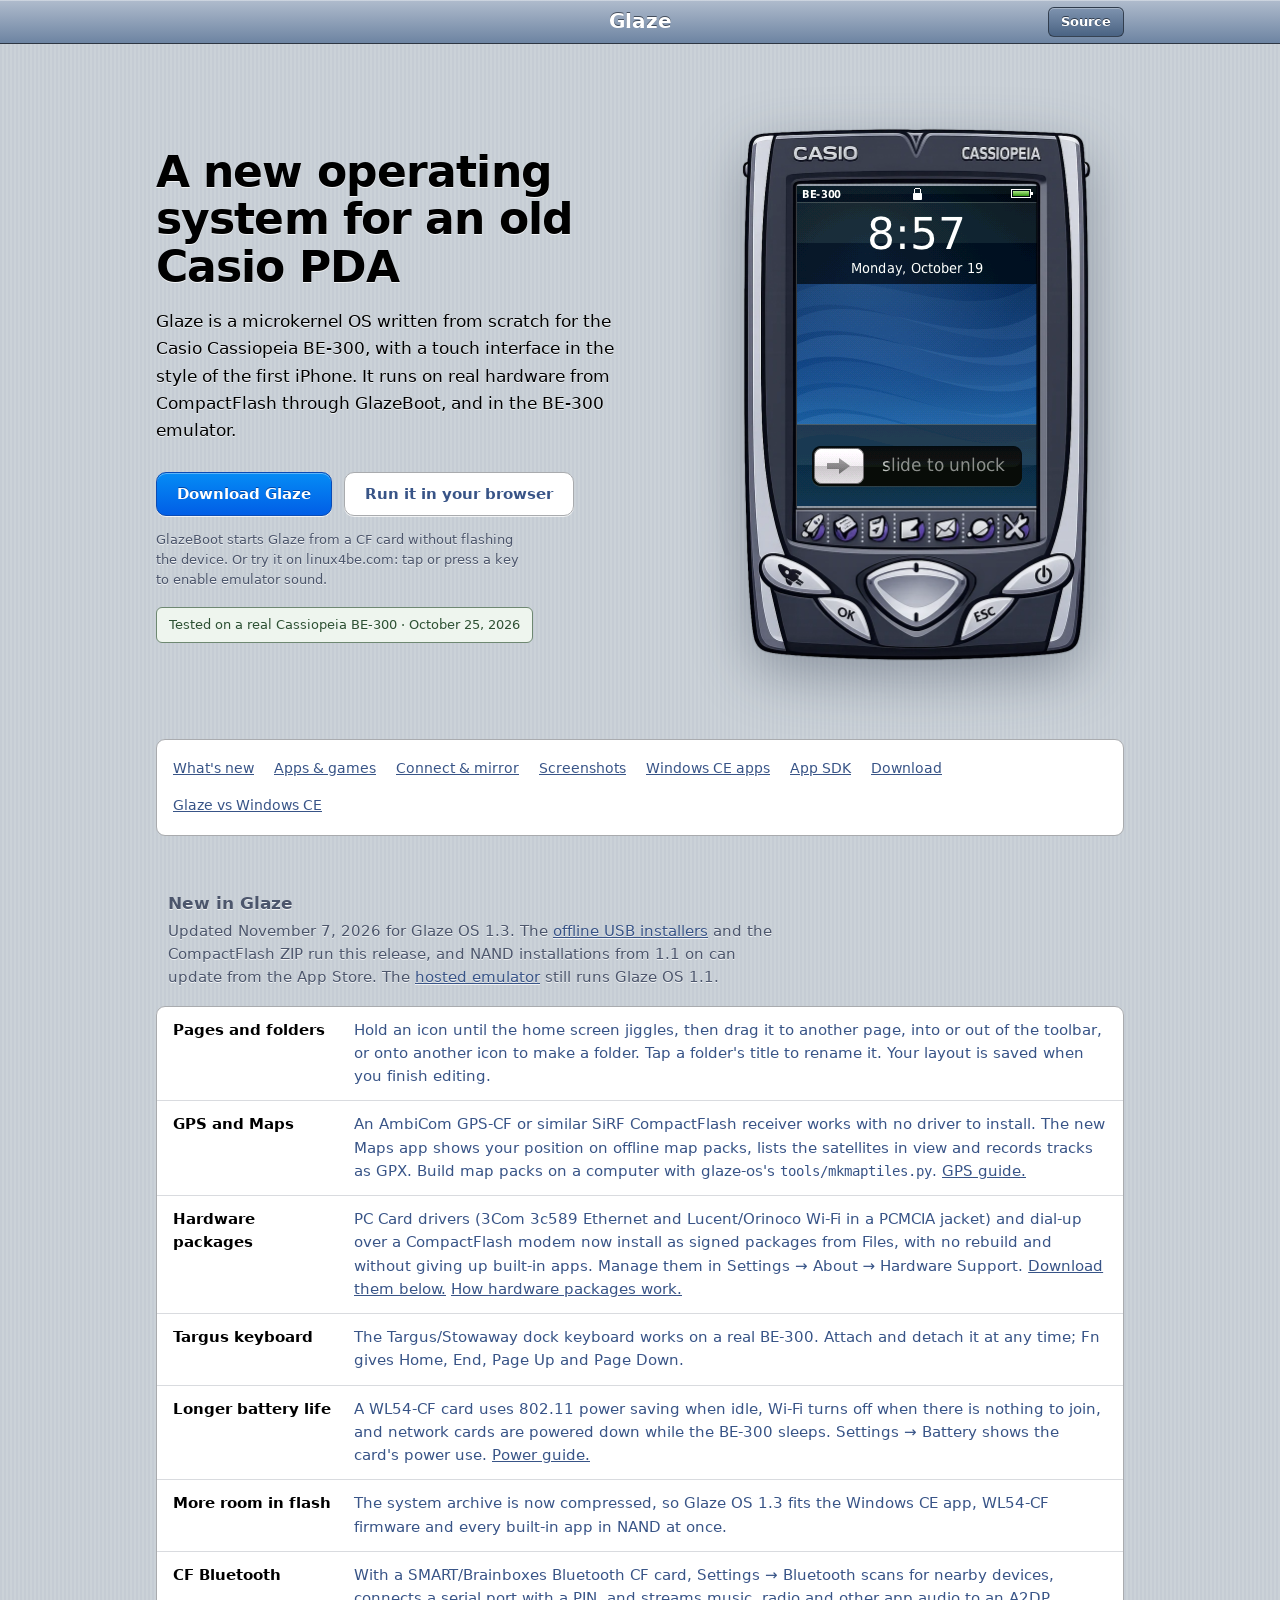
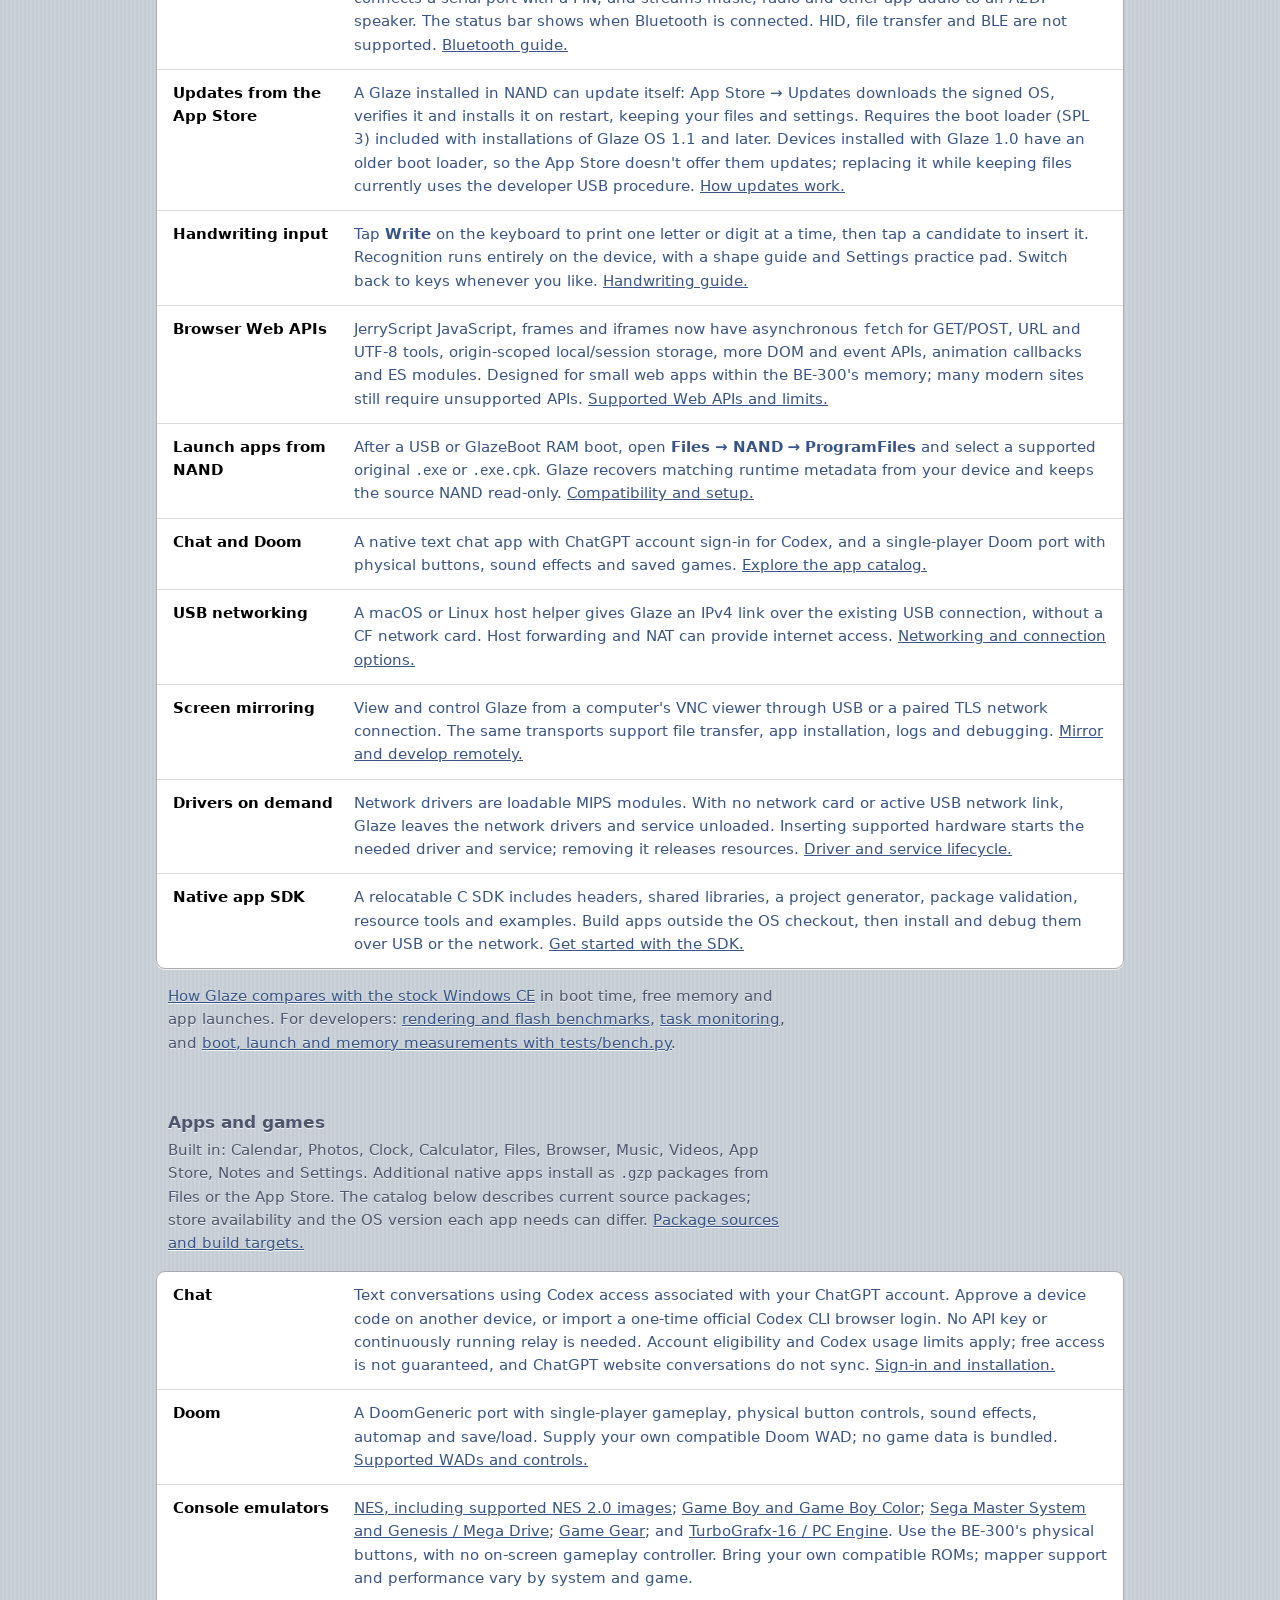
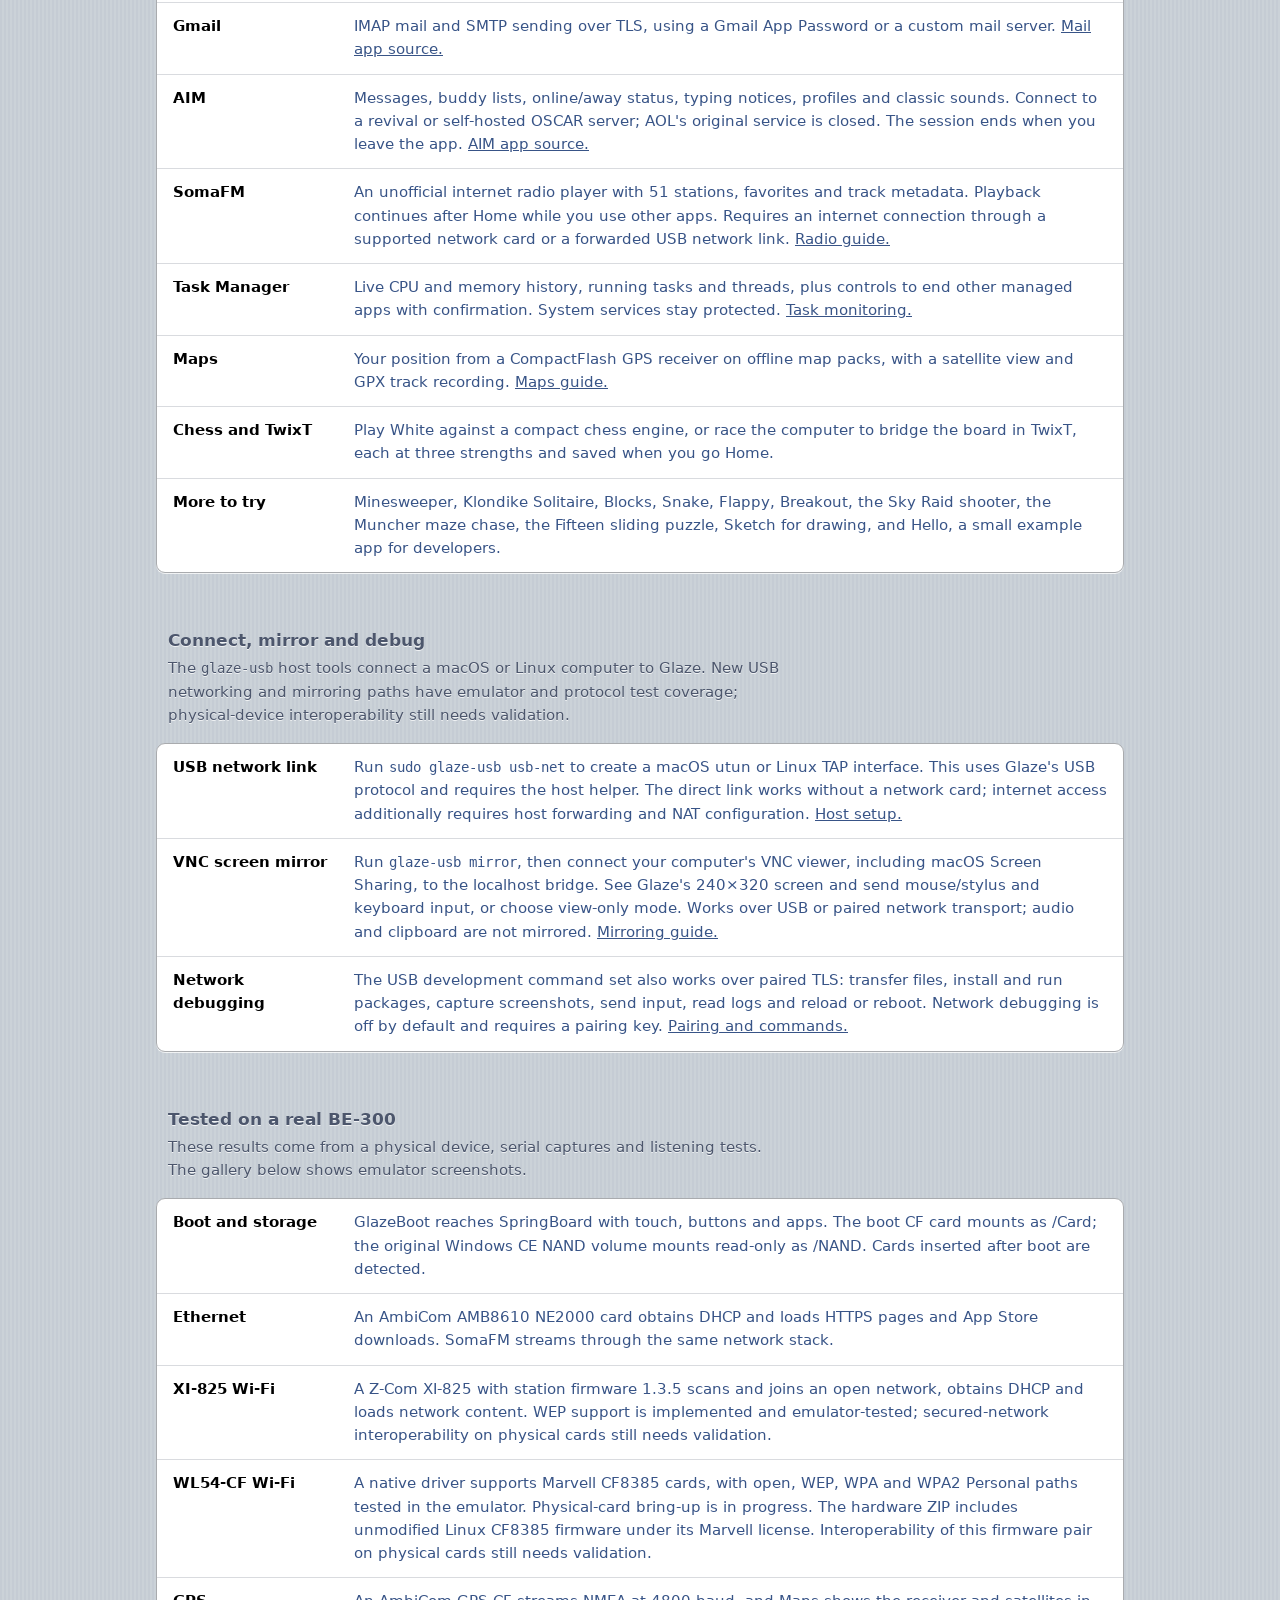
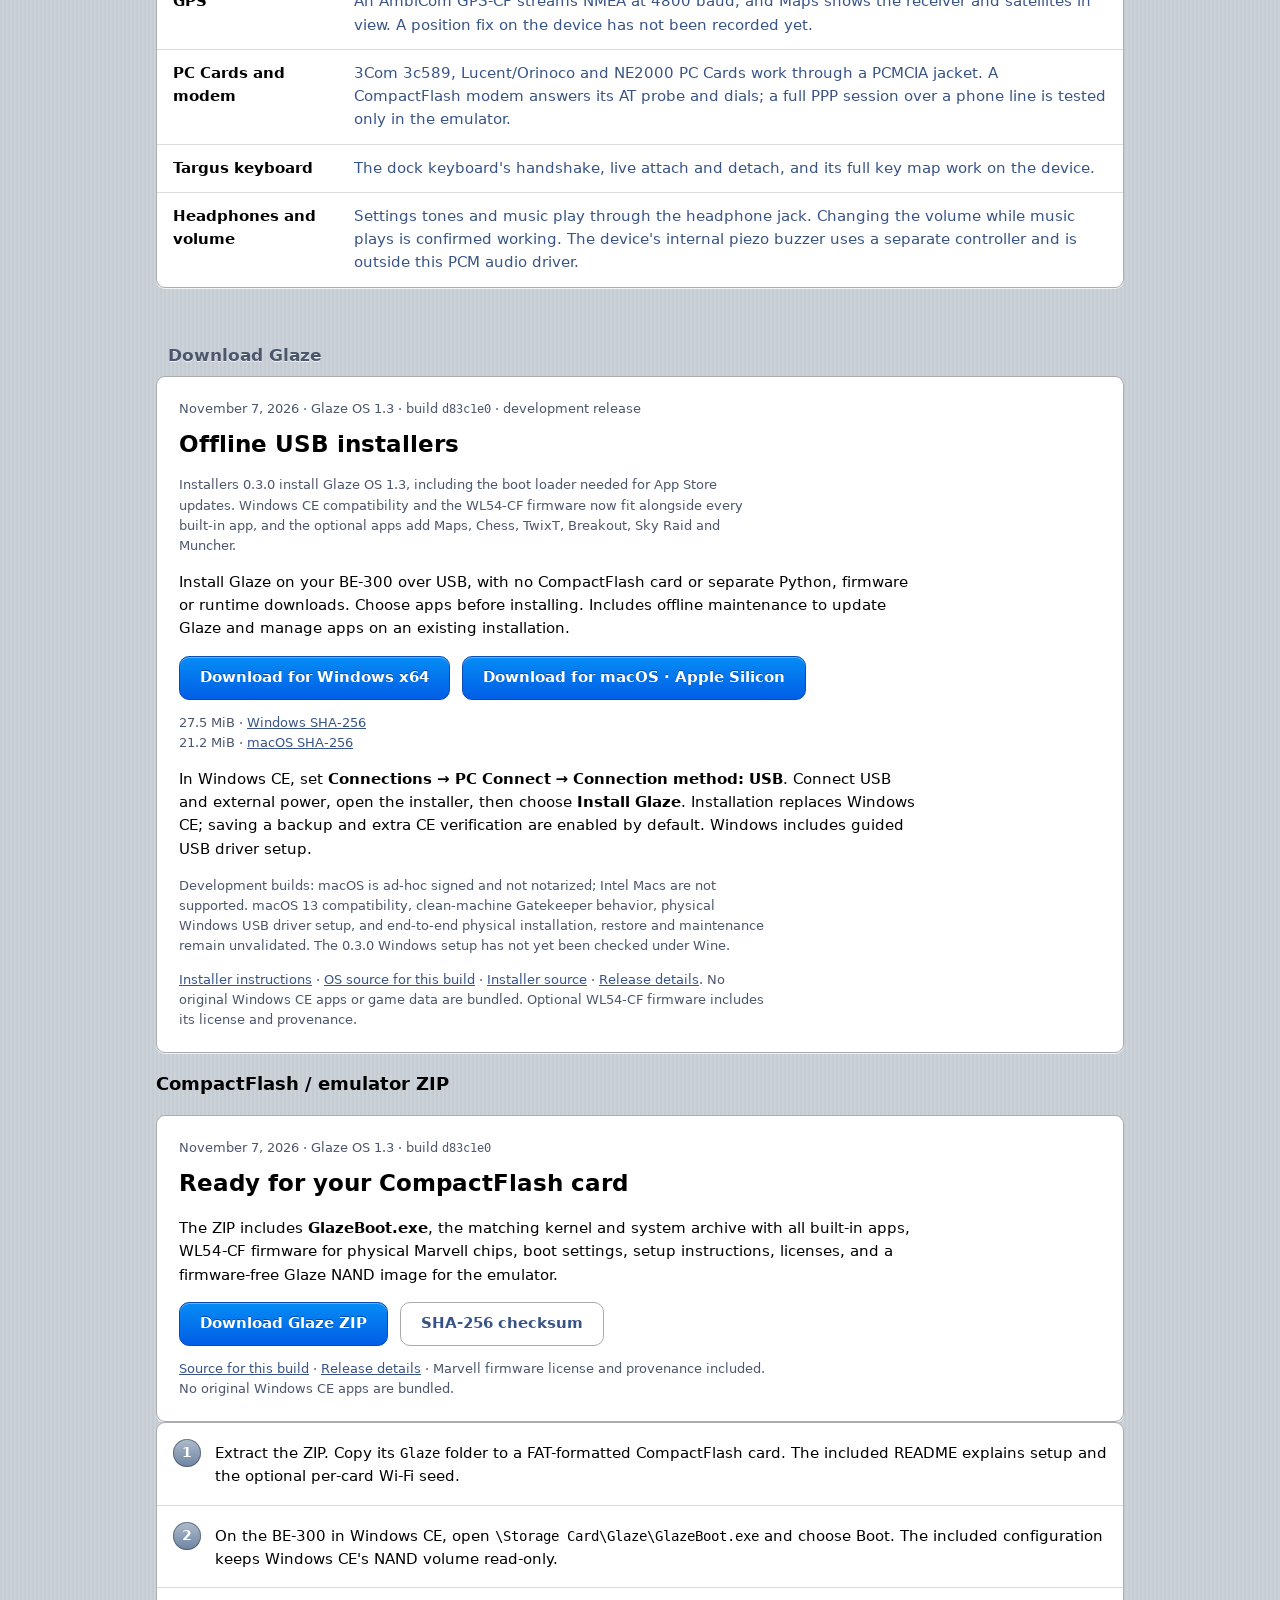
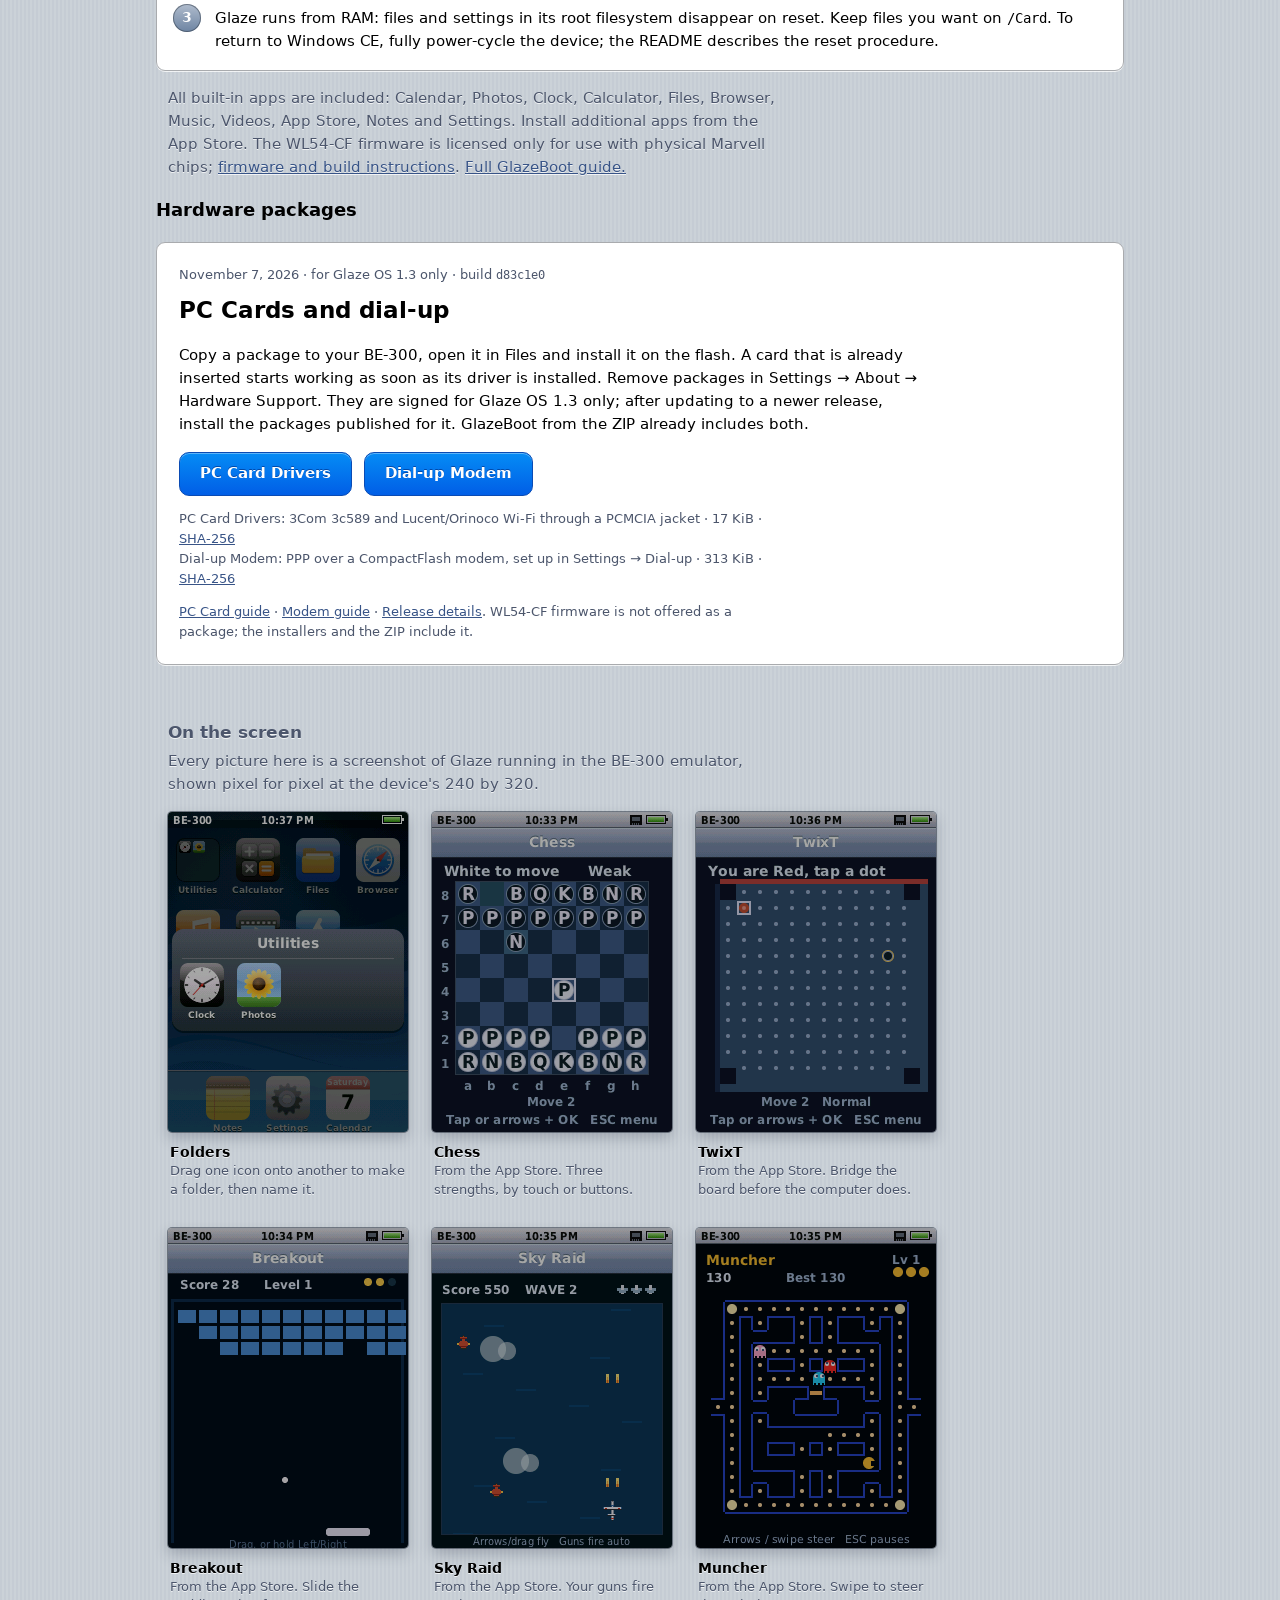
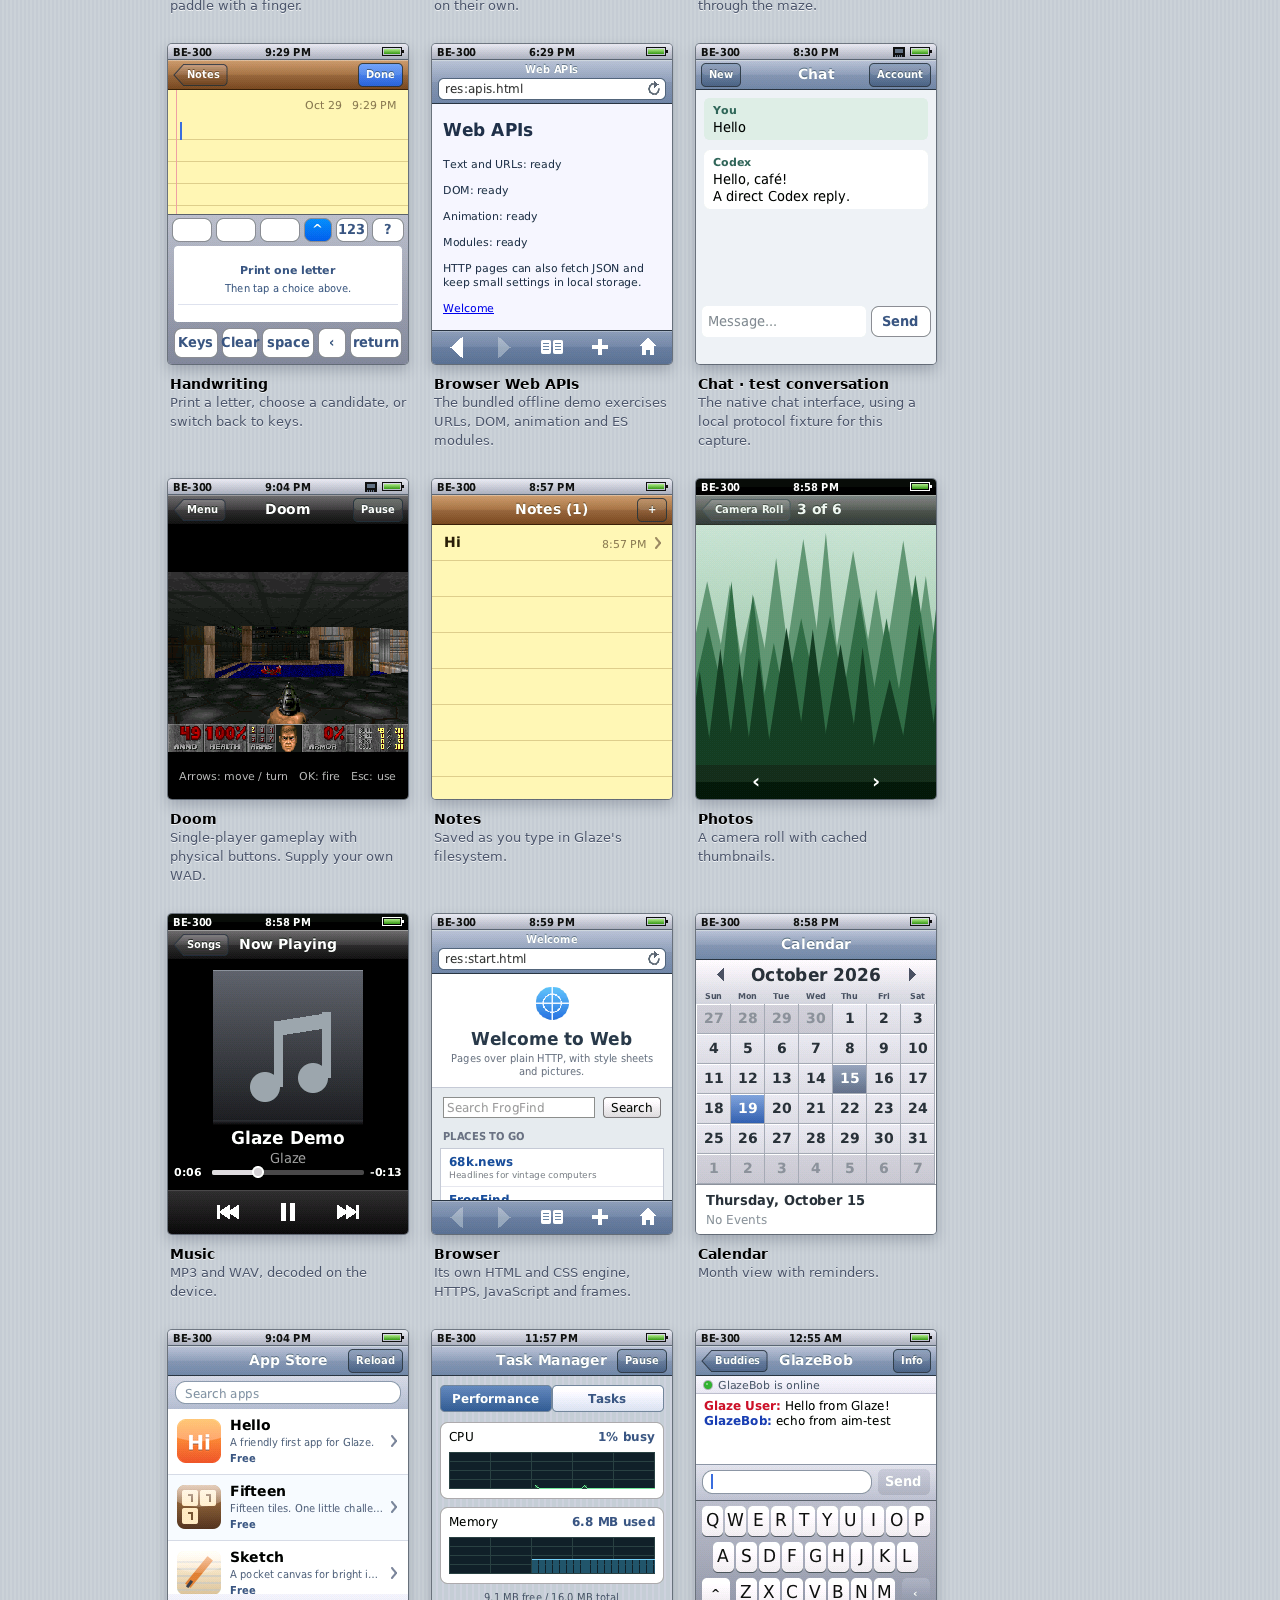
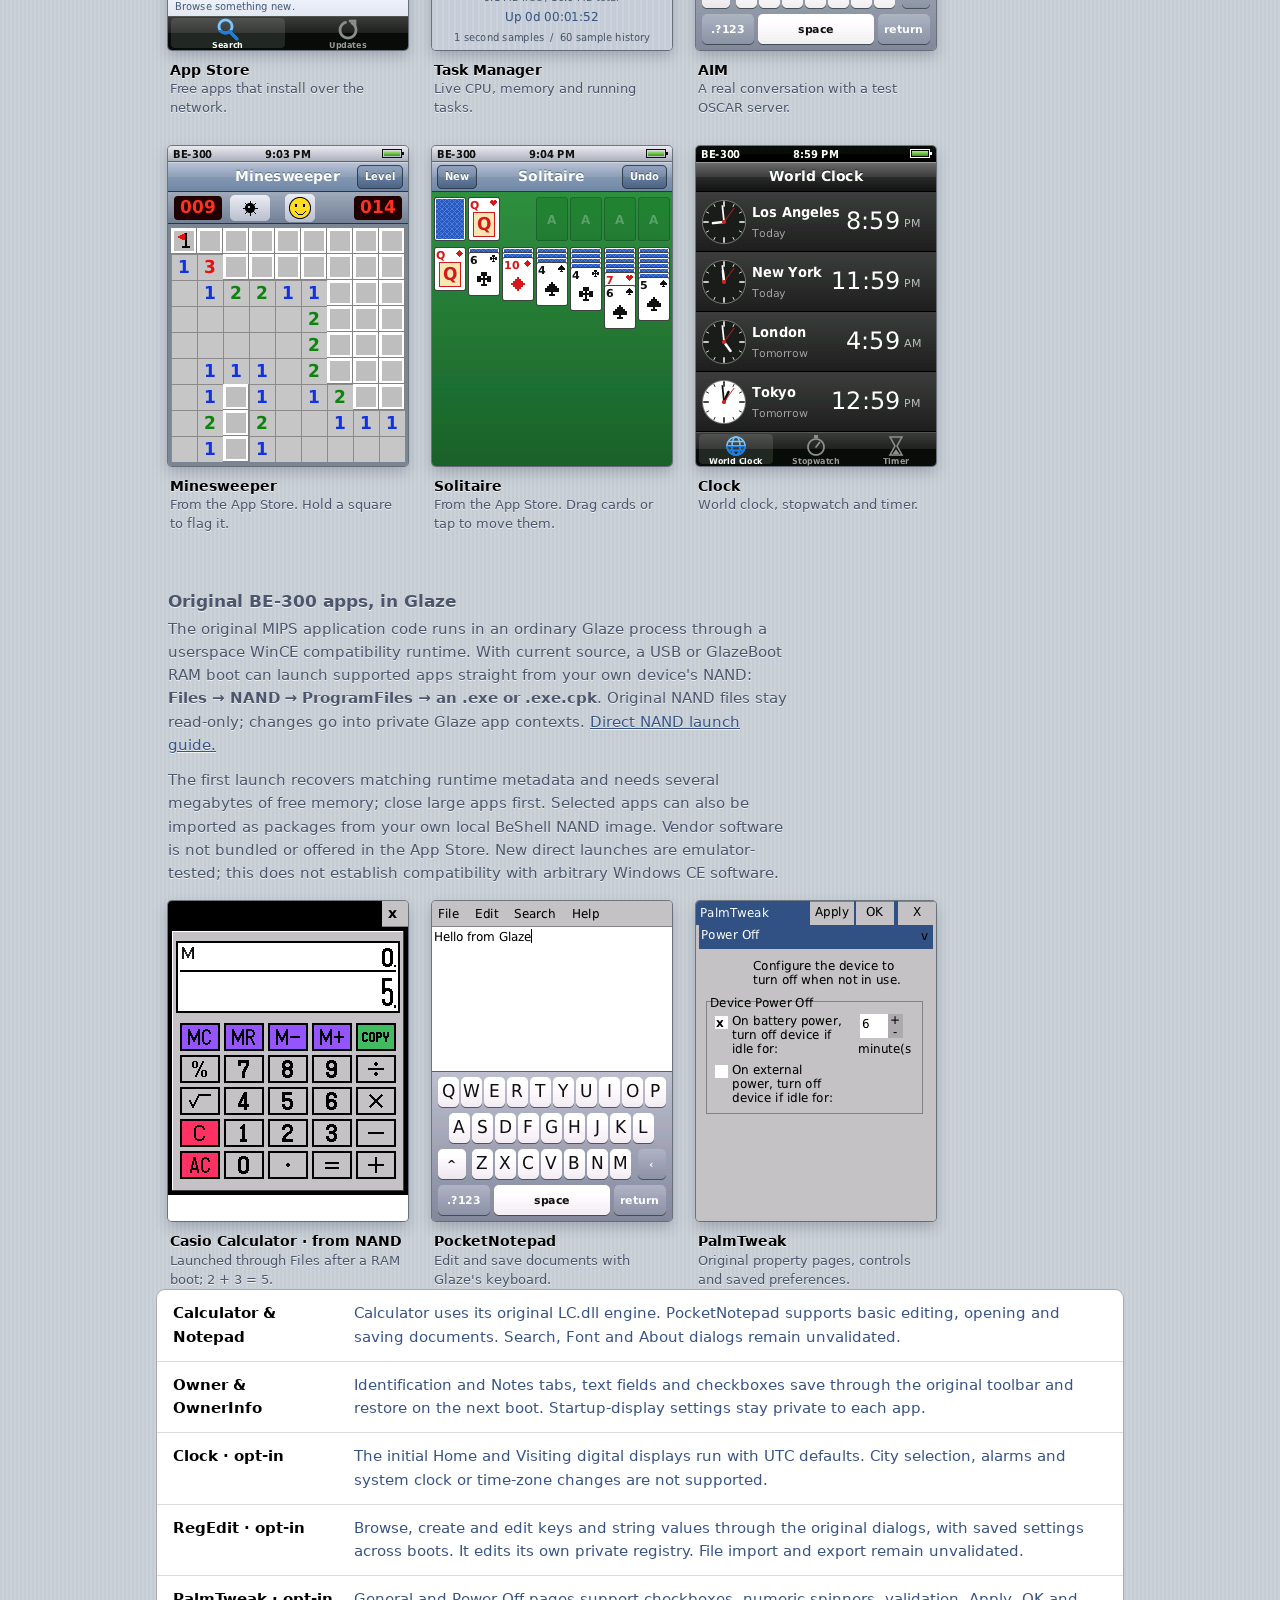
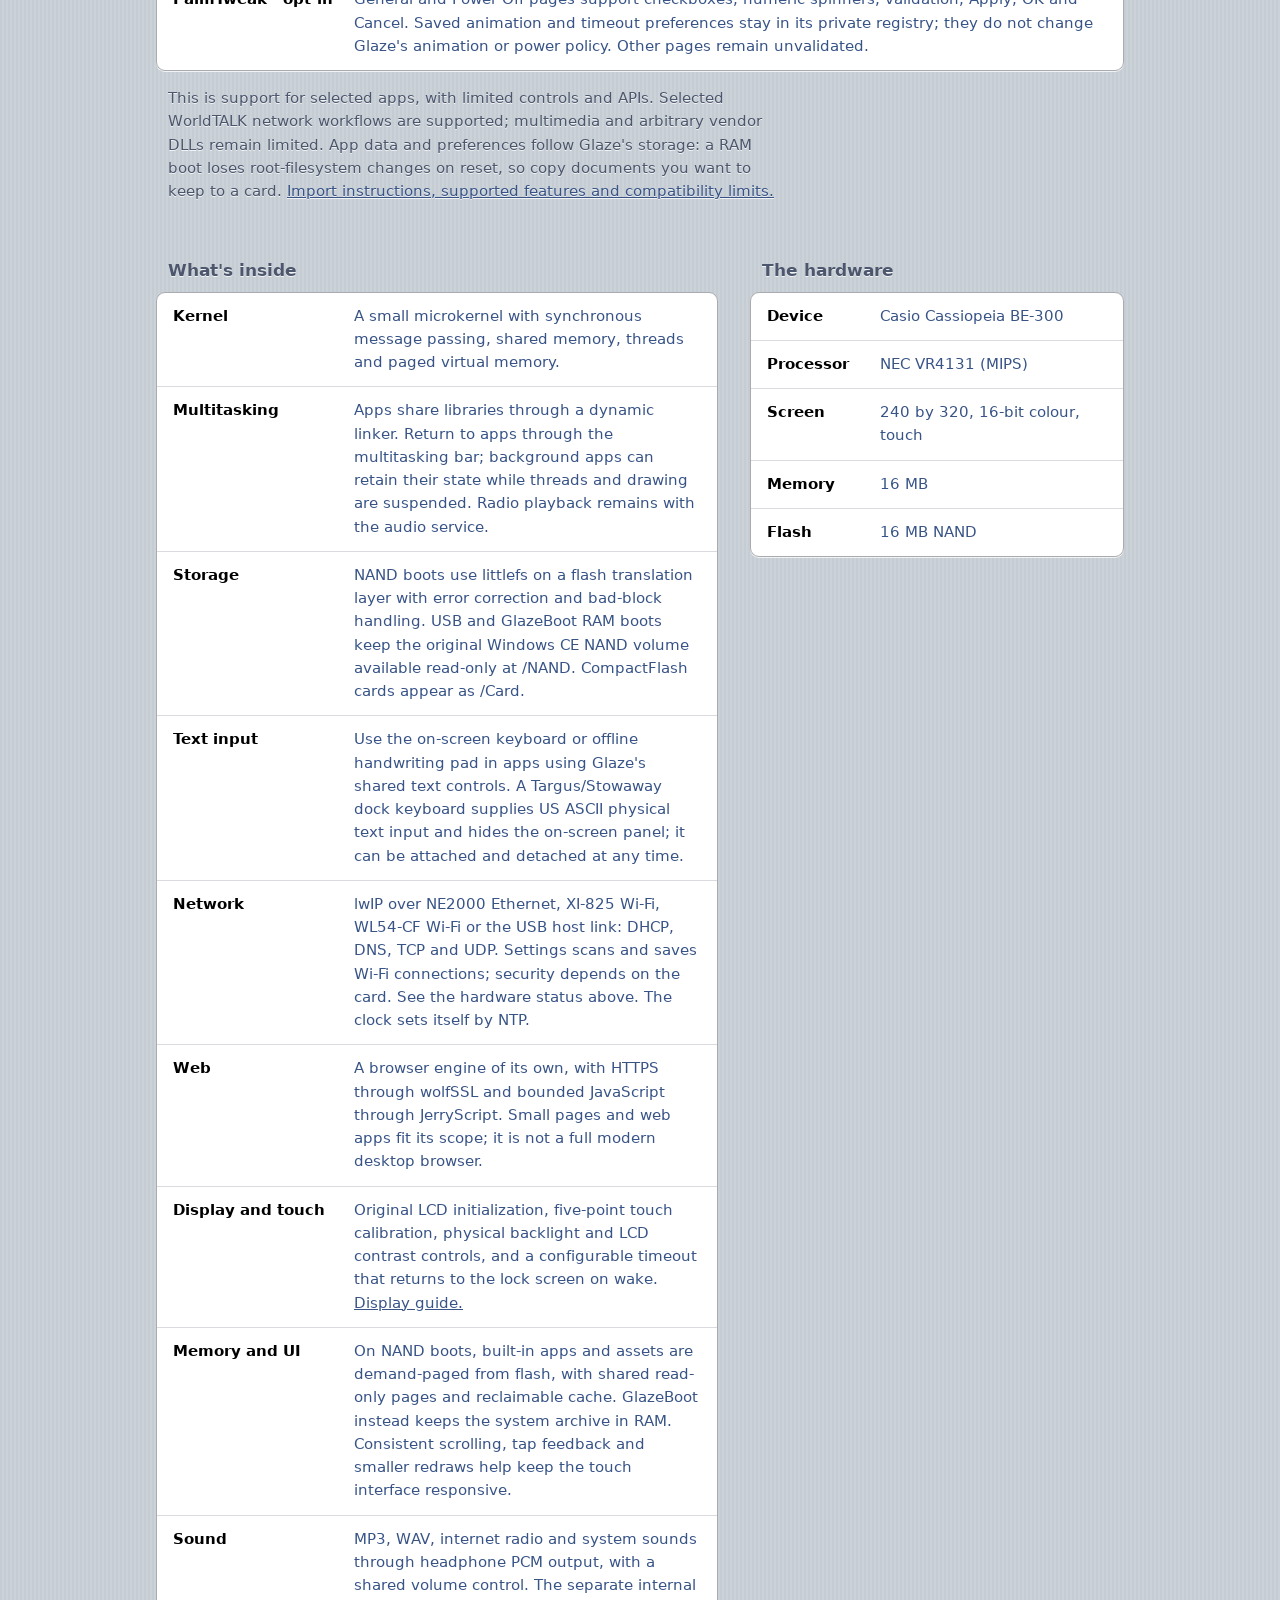
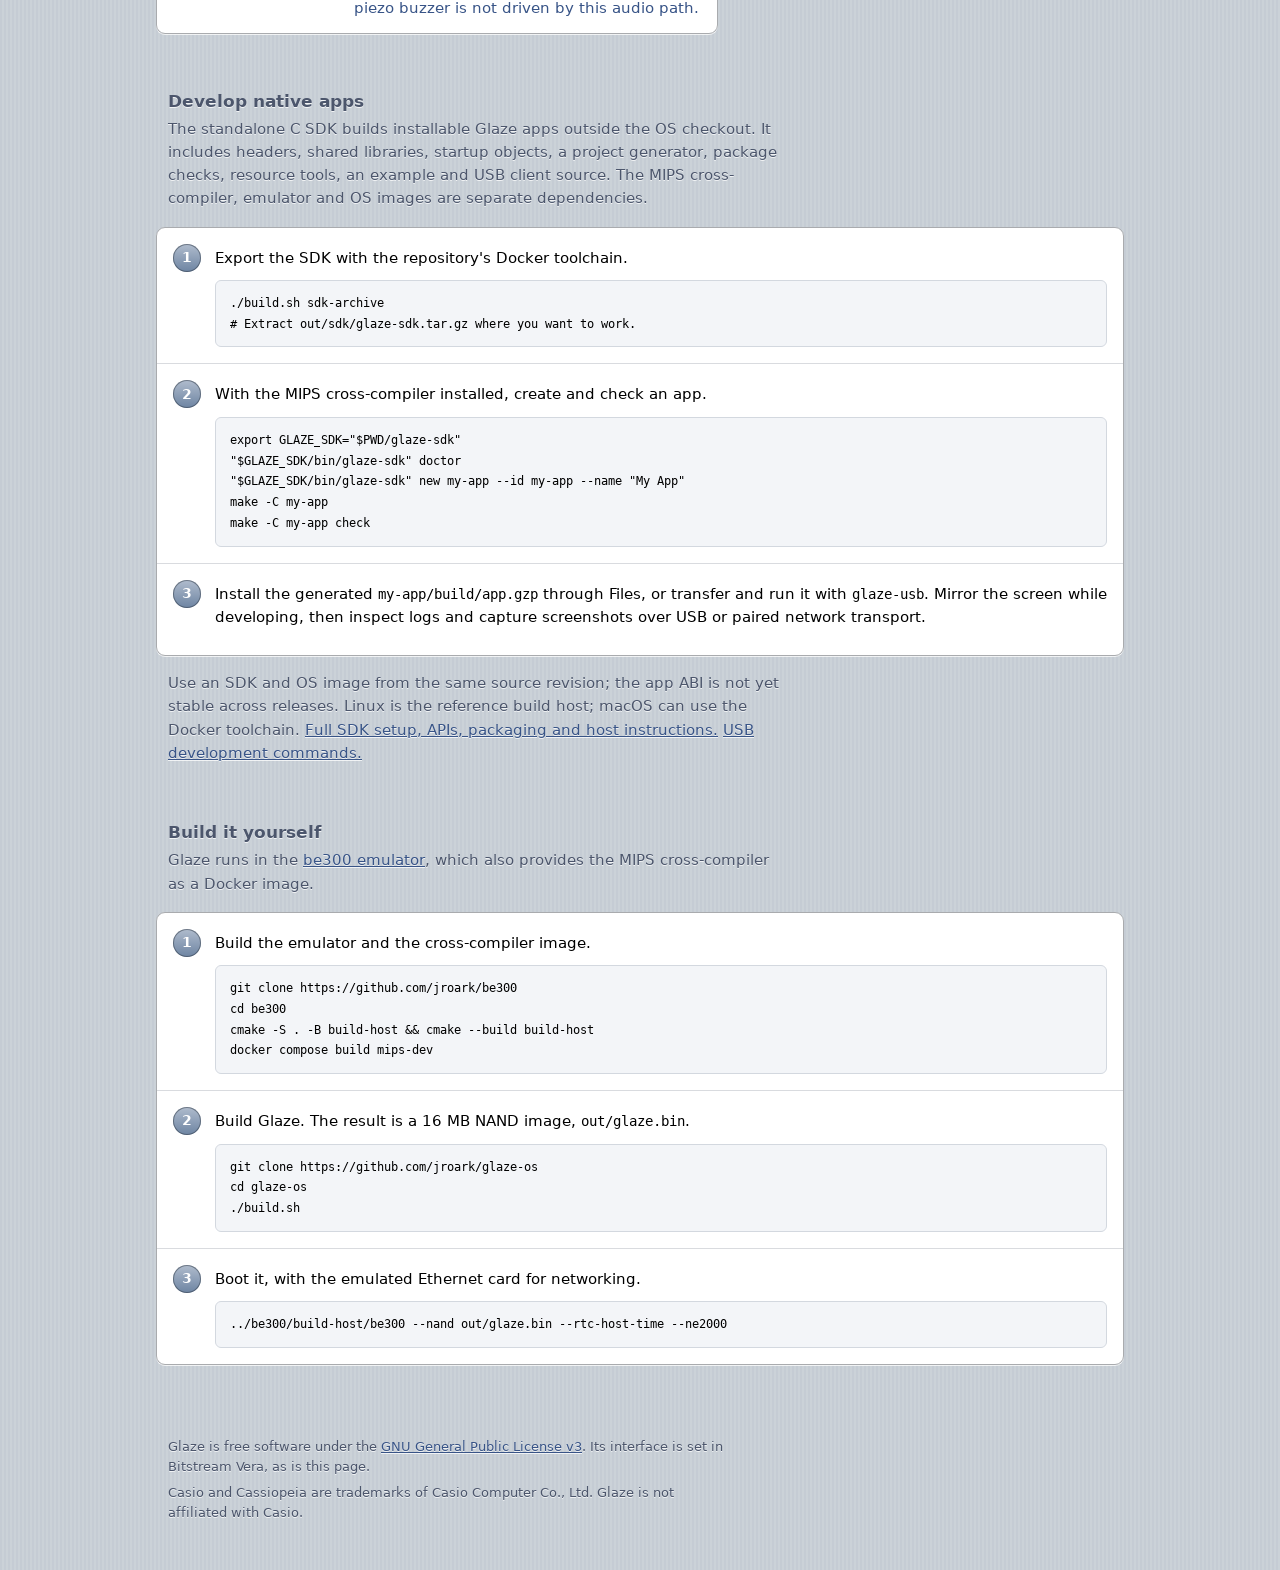
<file: site/index.html>
<!doctype html>
<html lang="en">
<head>
  <meta charset="utf-8">
  <meta name="viewport" content="width=device-width, initial-scale=1">
  <title>Glaze, an operating system for the Casio BE-300</title>
  <meta name="description" content="Glaze for the Casio BE-300: native apps, Chat, Doom, six console emulators, handwriting, JavaScript, Windows CE apps, USB networking and a C app SDK.">
  <meta property="og:title" content="Glaze, an operating system for the Casio BE-300">
  <meta property="og:description" content="Explore Glaze's native apps, Chat, Doom, console emulators, handwriting and developer tools. Boot a real BE-300 with GlazeBoot or try the web emulator.">
  <meta property="og:image" content="https://glaze-os.com/img/og.png">
  <meta property="og:url" content="https://glaze-os.com/">
  <meta name="theme-color" content="#6d84a2">
  <link rel="icon" href="favicon.png" type="image/png">
  <link rel="preload" href="fonts/VeraBd.ttf" as="font" type="font/ttf" crossorigin>
  <link rel="stylesheet" href="style.css?v=20261108">
</head>
<body>
  <a class="skip" href="#main">Skip to content</a>

  <header class="navbar">
    <div class="navbar-inner">
      <a class="navbar-title" href="/">Glaze</a>
      <a class="bar-button" href="https://github.com/jroark/glaze-os">Source</a>
    </div>
  </header>

  <main id="main">
    <div class="hero">
      <div>
        <h1>A new operating system for an old Casio PDA</h1>
        <p class="lede">Glaze is a microkernel OS written from scratch for the Casio Cassiopeia BE-300, with a touch interface in the style of the first iPhone. It runs on real hardware from CompactFlash through GlazeBoot, and in the BE-300 emulator.</p>
        <div class="actions">
          <a class="button button-primary" href="#download">Download Glaze</a>
          <a class="button button-plain" href="https://linux4be.com/?image=glaze&amp;boot=1&amp;card=none&amp;keyboard=0">Run it in your browser</a>
        </div>
        <p class="hint">GlazeBoot starts Glaze from a CF card without flashing the device. Or try it on linux4be.com: tap or press a key to enable emulator sound.</p>
        <p class="hardware-badge">Tested on a real Cassiopeia BE-300 · October 25, 2026</p>
      </div>

      <div class="device">
        <div class="screen" id="screen">
          <img class="layer home" src="img/home.png" width="240" height="320" alt="The Glaze home screen: Calendar, Photos, Clock, Calculator, Files, Browser, Music, Videos and App Store, with Notes and Settings in the dock.">
          <img class="layer lock-part" src="img/lock.png" width="240" height="320" alt="The Glaze lock screen with the time, the date and a slide to unlock control.">
          <img class="label lock-part" id="label" src="img/label.png" width="145" height="36" alt="">
          <div class="shimmer lock-part" aria-hidden="true"></div>
          <button class="knob lock-part" id="knob" type="button" aria-label="Slide to unlock (or press Enter)">
            <img src="img/knob.png" width="50" height="36" alt="">
          </button>
        </div>
        <img class="device-frame" src="img/frame.webp" width="1024" height="1536" alt="">
        <button class="power" id="power" type="button" aria-label="Lock the screen" hidden></button>
      </div>
    </div>

    <nav class="section-nav" aria-label="Explore Glaze">
      <a href="#latest">What's new</a>
      <a href="#apps">Apps &amp; games</a>
      <a href="#connect">Connect &amp; mirror</a>
      <a href="#screens">Screenshots</a>
      <a href="#compatibility">Windows CE apps</a>
      <a href="#develop">App SDK</a>
      <a href="#download">Download</a>
      <a href="performance.html">Glaze vs Windows CE</a>
    </nav>

    <section aria-labelledby="latest">
      <h2 id="latest">New in Glaze</h2>
      <p class="section-note">Updated <time datetime="2026-11-07">November 7, 2026</time> for Glaze OS 1.3. The <a href="#download">offline USB installers</a> and the CompactFlash ZIP run this release, and NAND installations from 1.1 on can update from the App Store. The <a href="https://linux4be.com/?image=glaze&amp;boot=1&amp;card=none&amp;keyboard=0">hosted emulator</a> still runs Glaze OS 1.1.</p>
      <dl class="group">
        <div class="row"><dt>Pages and folders</dt><dd>Hold an icon until the home screen jiggles, then drag it to another page, into or out of the toolbar, or onto another icon to make a folder. Tap a folder's title to rename it. Your layout is saved when you finish editing.</dd></div>
        <div class="row"><dt>GPS and Maps</dt><dd>An AmbiCom GPS-CF or similar SiRF CompactFlash receiver works with no driver to install. The new Maps app shows your position on offline map packs, lists the satellites in view and records tracks as GPX. Build map packs on a computer with glaze-os's <code>tools/mkmaptiles.py</code>. <a href="https://github.com/jroark/glaze-os/blob/main/docs/hardware/GPS.md">GPS guide.</a></dd></div>
        <div class="row"><dt>Hardware packages</dt><dd>PC Card drivers (3Com 3c589 Ethernet and Lucent/Orinoco Wi-Fi in a PCMCIA jacket) and dial-up over a CompactFlash modem now install as signed packages from Files, with no rebuild and without giving up built-in apps. Manage them in Settings → About → Hardware Support. <a href="#hardware-packages">Download them below.</a> <a href="https://github.com/jroark/glaze-os/blob/main/docs/os/HARDWARE_PACKAGES.md">How hardware packages work.</a></dd></div>
        <div class="row"><dt>Targus keyboard</dt><dd>The Targus/Stowaway dock keyboard works on a real BE-300. Attach and detach it at any time; Fn gives Home, End, Page Up and Page Down.</dd></div>
        <div class="row"><dt>Longer battery life</dt><dd>A WL54-CF card uses 802.11 power saving when idle, Wi-Fi turns off when there is nothing to join, and network cards are powered down while the BE-300 sleeps. Settings → Battery shows the card's power use. <a href="https://github.com/jroark/glaze-os/blob/main/docs/hardware/POWER.md">Power guide.</a></dd></div>
        <div class="row"><dt>More room in flash</dt><dd>The system archive is now compressed, so Glaze OS 1.3 fits the Windows CE app, WL54-CF firmware and every built-in app in NAND at once.</dd></div>
        <div class="row"><dt>CF Bluetooth</dt><dd>With a SMART/Brainboxes Bluetooth CF card, Settings → Bluetooth scans for nearby devices, connects a serial port with a PIN, and streams music, radio and other app audio to an A2DP speaker. The status bar shows when Bluetooth is connected. HID, file transfer and BLE are not supported. <a href="https://github.com/jroark/glaze-os/blob/main/docs/hardware/BLUETOOTH.md">Bluetooth guide.</a></dd></div>
        <div class="row"><dt>Updates from the App Store</dt><dd>A Glaze installed in NAND can update itself: App Store → Updates downloads the signed OS, verifies it and installs it on restart, keeping your files and settings. Requires the boot loader (SPL 3) included with installations of Glaze OS 1.1 and later. Devices installed with Glaze 1.0 have an older boot loader, so the App Store doesn't offer them updates; replacing it while keeping files currently uses the developer USB procedure. <a href="https://github.com/jroark/glaze-os/blob/main/docs/os/OTA.md">How updates work.</a></dd></div>
        <div class="row"><dt>Handwriting input</dt><dd>Tap <strong>Write</strong> on the keyboard to print one letter or digit at a time, then tap a candidate to insert it. Recognition runs entirely on the device, with a shape guide and Settings practice pad. Switch back to keys whenever you like. <a href="https://github.com/jroark/glaze-os/blob/main/docs/os/HANDWRITING.md">Handwriting guide.</a></dd></div>
        <div class="row"><dt>Browser Web APIs</dt><dd>JerryScript JavaScript, frames and iframes now have asynchronous <code>fetch</code> for GET/POST, URL and UTF-8 tools, origin-scoped local/session storage, more DOM and event APIs, animation callbacks and ES modules. Designed for small web apps within the BE-300's memory; many modern sites still require unsupported APIs. <a href="https://github.com/jroark/glaze-os/blob/main/docs/apps/BROWSER_WEB_APIS.md">Supported Web APIs and limits.</a></dd></div>
        <div class="row"><dt>Launch apps from NAND</dt><dd>After a USB or GlazeBoot RAM boot, open <strong>Files → NAND → ProgramFiles</strong> and select a supported original <code>.exe</code> or <code>.exe.cpk</code>. Glaze recovers matching runtime metadata from your device and keeps the source NAND read-only. <a href="#compatibility">Compatibility and setup.</a></dd></div>
        <div class="row"><dt>Chat and Doom</dt><dd>A native text chat app with ChatGPT account sign-in for Codex, and a single-player Doom port with physical buttons, sound effects and saved games. <a href="#apps">Explore the app catalog.</a></dd></div>
        <div class="row"><dt>USB networking</dt><dd>A macOS or Linux host helper gives Glaze an IPv4 link over the existing USB connection, without a CF network card. Host forwarding and NAT can provide internet access. <a href="#connect">Networking and connection options.</a></dd></div>
        <div class="row"><dt>Screen mirroring</dt><dd>View and control Glaze from a computer's VNC viewer through USB or a paired TLS network connection. The same transports support file transfer, app installation, logs and debugging. <a href="#connect">Mirror and develop remotely.</a></dd></div>
        <div class="row"><dt>Drivers on demand</dt><dd>Network drivers are loadable MIPS modules. With no network card or active USB network link, Glaze leaves the network drivers and service unloaded. Inserting supported hardware starts the needed driver and service; removing it releases resources. <a href="https://github.com/jroark/glaze-os/blob/main/docs/os/DRIVERS_SERVICES.md">Driver and service lifecycle.</a></dd></div>
        <div class="row"><dt>Native app SDK</dt><dd>A relocatable C SDK includes headers, shared libraries, a project generator, package validation, resource tools and examples. Build apps outside the OS checkout, then install and debug them over USB or the network. <a href="#develop">Get started with the SDK.</a></dd></div>
      </dl>
      <p class="section-note section-followup"><a href="performance.html">How Glaze compares with the stock Windows CE</a> in boot time, free memory and app launches. For developers: <a href="https://github.com/jroark/glaze-os/blob/main/docs/os/PERFORMANCE.md">rendering and flash benchmarks</a>, <a href="https://github.com/jroark/glaze-os/blob/main/docs/apps/TASK_MANAGER.md">task monitoring</a>, and <a href="https://github.com/jroark/glaze-os/blob/main/tests/bench.py">boot, launch and memory measurements with tests/bench.py</a>.</p>
    </section>

    <section aria-labelledby="apps">
      <h2 id="apps">Apps and games</h2>
      <p class="section-note">Built in: Calendar, Photos, Clock, Calculator, Files, Browser, Music, Videos, App Store, Notes and Settings. Additional native apps install as <code>.gzp</code> packages from Files or the App Store. The catalog below describes current source packages; store availability and the OS version each app needs can differ. <a href="https://github.com/jroark/glaze-os/tree/main/packages">Package sources and build targets.</a></p>
      <dl class="group">
        <div class="row"><dt>Chat</dt><dd>Text conversations using Codex access associated with your ChatGPT account. Approve a device code on another device, or import a one-time official Codex CLI browser login. No API key or continuously running relay is needed. Account eligibility and Codex usage limits apply; free access is not guaranteed, and ChatGPT website conversations do not sync. <a href="https://github.com/jroark/glaze-apps/blob/main/docs/CHATGPT.md">Sign-in and installation.</a></dd></div>
        <div class="row"><dt>Doom</dt><dd>A DoomGeneric port with single-player gameplay, physical button controls, sound effects, automap and save/load. Supply your own compatible Doom WAD; no game data is bundled. <a href="https://github.com/jroark/glaze-apps/blob/main/docs/DOOM.md">Supported WADs and controls.</a></dd></div>
        <div class="row"><dt>Console emulators</dt><dd><a href="https://github.com/jroark/glaze-emulators/blob/main/docs/NES.md">NES, including supported NES 2.0 images</a>; <a href="https://github.com/jroark/glaze-emulators/blob/main/docs/GAMEBOY.md">Game Boy and Game Boy Color</a>; <a href="https://github.com/jroark/glaze-emulators/blob/main/docs/SEGA.md">Sega Master System and Genesis / Mega Drive</a>; <a href="https://github.com/jroark/glaze-emulators/blob/main/docs/GAMEGEAR.md">Game Gear</a>; and <a href="https://github.com/jroark/glaze-emulators/blob/main/docs/TURBOGRAFX16.md">TurboGrafx-16 / PC Engine</a>. Use the BE-300's physical buttons, with no on-screen gameplay controller. Bring your own compatible ROMs; mapper support and performance vary by system and game.</dd></div>
        <div class="row"><dt>Gmail</dt><dd>IMAP mail and SMTP sending over TLS, using a Gmail App Password or a custom mail server. <a href="https://github.com/jroark/glaze-apps/tree/main/packages/gmail">Mail app source.</a></dd></div>
        <div class="row"><dt>AIM</dt><dd>Messages, buddy lists, online/away status, typing notices, profiles and classic sounds. Connect to a revival or self-hosted OSCAR server; AOL's original service is closed. The session ends when you leave the app. <a href="https://github.com/jroark/glaze-apps/tree/main/packages/aim">AIM app source.</a></dd></div>
        <div class="row"><dt>SomaFM</dt><dd>An unofficial internet radio player with 51 stations, favorites and track metadata. Playback continues after Home while you use other apps. Requires an internet connection through a supported network card or a forwarded USB network link. <a href="https://github.com/jroark/glaze-apps/blob/main/docs/SOMAFM.md">Radio guide.</a></dd></div>
        <div class="row"><dt>Task Manager</dt><dd>Live CPU and memory history, running tasks and threads, plus controls to end other managed apps with confirmation. System services stay protected. <a href="https://github.com/jroark/glaze-os/blob/main/docs/apps/TASK_MANAGER.md">Task monitoring.</a></dd></div>
        <div class="row"><dt>Maps</dt><dd>Your position from a CompactFlash GPS receiver on offline map packs, with a satellite view and GPX track recording. <a href="https://github.com/jroark/glaze-apps/blob/main/docs/MAPS.md">Maps guide.</a></dd></div>
        <div class="row"><dt>Chess and TwixT</dt><dd>Play White against a compact chess engine, or race the computer to bridge the board in TwixT, each at three strengths and saved when you go Home.</dd></div>
        <div class="row"><dt>More to try</dt><dd>Minesweeper, Klondike Solitaire, Blocks, Snake, Flappy, Breakout, the Sky Raid shooter, the Muncher maze chase, the Fifteen sliding puzzle, Sketch for drawing, and Hello, a small example app for developers.</dd></div>
      </dl>
    </section>

    <section aria-labelledby="connect">
      <h2 id="connect">Connect, mirror and debug</h2>
      <p class="section-note">The <code>glaze-usb</code> host tools connect a macOS or Linux computer to Glaze. New USB networking and mirroring paths have emulator and protocol test coverage; physical-device interoperability still needs validation.</p>
      <dl class="group">
        <div class="row"><dt>USB network link</dt><dd>Run <code>sudo glaze-usb usb-net</code> to create a macOS utun or Linux TAP interface. This uses Glaze's USB protocol and requires the host helper. The direct link works without a network card; internet access additionally requires host forwarding and NAT configuration. <a href="https://github.com/jroark/glaze-os/blob/main/docs/hardware/USB_NETWORK.md">Host setup.</a></dd></div>
        <div class="row"><dt>VNC screen mirror</dt><dd>Run <code>glaze-usb mirror</code>, then connect your computer's VNC viewer, including macOS Screen Sharing, to the localhost bridge. See Glaze's 240×320 screen and send mouse/stylus and keyboard input, or choose view-only mode. Works over USB or paired network transport; audio and clipboard are not mirrored. <a href="https://github.com/jroark/glaze-os/blob/main/docs/dev/MIRRORING.md">Mirroring guide.</a></dd></div>
        <div class="row"><dt>Network debugging</dt><dd>The USB development command set also works over paired TLS: transfer files, install and run packages, capture screenshots, send input, read logs and reload or reboot. Network debugging is off by default and requires a pairing key. <a href="https://github.com/jroark/glaze-os/blob/main/docs/dev/NETWORK_DEBUG.md">Pairing and commands.</a></dd></div>
      </dl>
    </section>

    <section aria-labelledby="hardware-tested">
      <h2 id="hardware-tested">Tested on a real BE-300</h2>
      <p class="section-note">These results come from a physical device, serial captures and listening tests. The gallery below shows emulator screenshots.</p>
      <dl class="group">
        <div class="row"><dt>Boot and storage</dt><dd>GlazeBoot reaches SpringBoard with touch, buttons and apps. The boot CF card mounts as /Card; the original Windows CE NAND volume mounts read-only as /NAND. Cards inserted after boot are detected.</dd></div>
        <div class="row"><dt>Ethernet</dt><dd>An AmbiCom AMB8610 NE2000 card obtains DHCP and loads HTTPS pages and App Store downloads. SomaFM streams through the same network stack.</dd></div>
        <div class="row"><dt>XI-825 Wi-Fi</dt><dd>A Z-Com XI-825 with station firmware 1.3.5 scans and joins an open network, obtains DHCP and loads network content. WEP support is implemented and emulator-tested; secured-network interoperability on physical cards still needs validation.</dd></div>
        <div class="row"><dt>WL54-CF Wi-Fi</dt><dd>A native driver supports Marvell CF8385 cards, with open, WEP, WPA and WPA2 Personal paths tested in the emulator. Physical-card bring-up is in progress. The hardware ZIP includes unmodified Linux CF8385 firmware under its Marvell license. Interoperability of this firmware pair on physical cards still needs validation.</dd></div>
        <div class="row"><dt>GPS</dt><dd>An AmbiCom GPS-CF streams NMEA at 4800 baud, and Maps shows the receiver and satellites in view. A position fix on the device has not been recorded yet.</dd></div>
        <div class="row"><dt>PC Cards and modem</dt><dd>3Com 3c589, Lucent/Orinoco and NE2000 PC Cards work through a PCMCIA jacket. A CompactFlash modem answers its AT probe and dials; a full PPP session over a phone line is tested only in the emulator.</dd></div>
        <div class="row"><dt>Targus keyboard</dt><dd>The dock keyboard's handshake, live attach and detach, and its full key map work on the device.</dd></div>
        <div class="row"><dt>Headphones and volume</dt><dd>Settings tones and music play through the headphone jack. Changing the volume while music plays is confirmed working. The device's internal piezo buzzer uses a separate controller and is outside this PCM audio driver.</dd></div>
      </dl>
    </section>

    <section class="download-section" aria-labelledby="download">
      <h2 id="download">Download Glaze</h2>
      <div class="download-card">
        <p class="release-label">November 7, 2026 · Glaze OS 1.3 · build <code>d83c1e0</code> · development release</p>
        <h3>Offline USB installers</h3>
        <p class="download-detail">Installers 0.3.0 install Glaze OS 1.3, including the boot loader needed for App Store updates. Windows CE compatibility and the WL54-CF firmware now fit alongside every built-in app, and the optional apps add Maps, Chess, TwixT, Breakout, Sky Raid and Muncher.</p>
        <p>Install Glaze on your BE-300 over USB, with no CompactFlash card or separate Python, firmware or runtime downloads. Choose apps before installing. Includes offline maintenance to update Glaze and manage apps on an existing installation.</p>
        <div class="actions">
          <a class="button button-primary" href="downloads/Glaze-Installer-2026-11-07-d83c1e0-windows-x64.exe" download>Download for Windows x64</a>
          <a class="button button-primary" href="downloads/Glaze-Installer-2026-11-07-d83c1e0-macos-arm64.dmg" download>Download for macOS · Apple Silicon</a>
        </div>
        <p class="download-detail">27.5 MiB · <a href="downloads/Glaze-Installer-2026-11-07-d83c1e0-windows-x64.exe.sha256">Windows SHA-256</a><br>21.2 MiB · <a href="downloads/Glaze-Installer-2026-11-07-d83c1e0-macos-arm64.dmg.sha256">macOS SHA-256</a></p>
        <p>In Windows CE, set <strong>Connections → PC Connect → Connection method: USB</strong>. Connect USB and external power, open the installer, then choose <strong>Install Glaze</strong>. Installation replaces Windows CE; saving a backup and extra CE verification are enabled by default. Windows includes guided USB driver setup.</p>
        <p class="download-detail">Development builds: macOS is ad-hoc signed and not notarized; Intel Macs are not supported. macOS 13 compatibility, clean-machine Gatekeeper behavior, physical Windows USB driver setup, and end-to-end physical installation, restore and maintenance remain unvalidated. The 0.3.0 Windows setup has not yet been checked under Wine.</p>
        <p class="download-detail"><a href="https://github.com/jroark/glaze-installer/blob/4cad2cae97c501d951863324be62e6852783775c/installer/README.md">Installer instructions</a> · <a href="https://github.com/jroark/glaze-os/tree/d83c1e0ba977a0636a909a9c0f8b7ce2cf954440">OS source for this build</a> · <a href="downloads/Glaze-Installer-0.3.0-source.zip">Installer source</a> · <a href="downloads/installers.json">Release details</a>. No original Windows CE apps or game data are bundled. Optional WL54-CF firmware includes its license and provenance.</p>
      </div>
      <h3>CompactFlash / emulator ZIP</h3>
      <div class="download-card">
        <p class="release-label">November 7, 2026 · Glaze OS 1.3 · build <code>d83c1e0</code></p>
        <h3>Ready for your CompactFlash card</h3>
        <p>The ZIP includes <strong>GlazeBoot.exe</strong>, the matching kernel and system archive with all built-in apps, WL54-CF firmware for physical Marvell chips, boot settings, setup instructions, licenses, and a firmware-free Glaze NAND image for the emulator.</p>
        <div class="actions">
          <a class="button button-primary" href="downloads/glaze-2026-11-07-d83c1e0-full.zip" download>Download Glaze ZIP</a>
          <a class="button button-plain" href="downloads/glaze-2026-11-07-d83c1e0-full.zip.sha256">SHA-256 checksum</a>
        </div>
        <p class="download-detail"><a href="https://github.com/jroark/glaze-os/tree/d83c1e0ba977a0636a909a9c0f8b7ce2cf954440">Source for this build</a> · <a href="downloads/latest.json">Release details</a> · Marvell firmware license and provenance included. No original Windows CE apps are bundled.</p>
      </div>
      <ol class="group steps download-steps">
        <li class="step"><div><p>Extract the ZIP. Copy its <code>Glaze</code> folder to a FAT-formatted CompactFlash card. The included README explains setup and the optional per-card Wi-Fi seed.</p></div></li>
        <li class="step"><div><p>On the BE-300 in Windows CE, open <code>\Storage Card\Glaze\GlazeBoot.exe</code> and choose Boot. The included configuration keeps Windows CE's NAND volume read-only.</p></div></li>
        <li class="step"><div><p>Glaze runs from RAM: files and settings in its root filesystem disappear on reset. Keep files you want on <code>/Card</code>. To return to Windows CE, fully power-cycle the device; the README describes the reset procedure.</p></div></li>
      </ol>
      <p class="section-note section-followup">All built-in apps are included: Calendar, Photos, Clock, Calculator, Files, Browser, Music, Videos, App Store, Notes and Settings. Install additional apps from the App Store. The WL54-CF firmware is licensed only for use with physical Marvell chips; <a href="https://github.com/jroark/glaze-os/blob/main/docs/hardware/WL54CF.md">firmware and build instructions</a>. <a href="https://github.com/jroark/glaze-os/blob/main/docs/dev/GLAZEBOOT.md">Full GlazeBoot guide.</a></p>
      <h3 id="hardware-packages">Hardware packages</h3>
      <div class="download-card">
        <p class="release-label">November 7, 2026 · for Glaze OS 1.3 only · build <code>d83c1e0</code></p>
        <h3>PC Cards and dial-up</h3>
        <p>Copy a package to your BE-300, open it in Files and install it on the flash. A card that is already inserted starts working as soon as its driver is installed. Remove packages in Settings → About → Hardware Support. They are signed for Glaze OS 1.3 only; after updating to a newer release, install the packages published for it. GlazeBoot from the ZIP already includes both.</p>
        <div class="actions">
          <a class="button button-primary" href="downloads/hw-pccards-1.3.gzp" download>PC Card Drivers</a>
          <a class="button button-primary" href="downloads/hw-modem-1.3.gzp" download>Dial-up Modem</a>
        </div>
        <p class="download-detail">PC Card Drivers: 3Com 3c589 and Lucent/Orinoco Wi-Fi through a PCMCIA jacket · 17 KiB · <a href="downloads/hw-pccards-1.3.gzp.sha256">SHA-256</a><br>Dial-up Modem: PPP over a CompactFlash modem, set up in Settings → Dial-up · 313 KiB · <a href="downloads/hw-modem-1.3.gzp.sha256">SHA-256</a></p>
        <p class="download-detail"><a href="https://github.com/jroark/glaze-os/blob/main/docs/hardware/PCCARDS.md">PC Card guide</a> · <a href="https://github.com/jroark/glaze-os/blob/main/docs/hardware/MODEM.md">Modem guide</a> · <a href="downloads/hardware.json">Release details</a>. WL54-CF firmware is not offered as a package; the installers and the ZIP include it.</p>
      </div>
    </section>

    <section aria-labelledby="screens">
      <h2 id="screens">On the screen</h2>
      <p class="section-note">Every picture here is a screenshot of Glaze running in the BE-300 emulator, shown pixel for pixel at the device's 240 by 320.</p>
      <ul class="gallery">
        <li><figure><img src="img/home-folders.png" width="240" height="320" alt="The home screen with a Utilities folder open, holding Clock and Photos" loading="lazy"><figcaption><strong>Folders</strong>Drag one icon onto another to make a folder, then name it.</figcaption></figure></li>
        <li><figure><img src="img/chess.png" width="240" height="320" alt="Chess after 1. e4 Nc6, with White to move" loading="lazy"><figcaption><strong>Chess</strong>From the App Store. Three strengths, by touch or buttons.</figcaption></figure></li>
        <li><figure><img src="img/twixt.png" width="240" height="320" alt="TwixT at the start of a game, with one red and one black peg on the grid" loading="lazy"><figcaption><strong>TwixT</strong>From the App Store. Bridge the board before the computer does.</figcaption></figure></li>
        <li><figure><img src="img/breakout.png" width="240" height="320" alt="Breakout with rows of blue bricks, the ball and the paddle" loading="lazy"><figcaption><strong>Breakout</strong>From the App Store. Slide the paddle with a finger.</figcaption></figure></li>
        <li><figure><img src="img/sky-raid.png" width="240" height="320" alt="Sky Raid, wave 2, with the player's plane firing at enemy fighters over the sea" loading="lazy"><figcaption><strong>Sky Raid</strong>From the App Store. Your guns fire on their own.</figcaption></figure></li>
        <li><figure><img src="img/muncher.png" width="240" height="320" alt="Muncher's maze with pellets, four ghosts and the yellow muncher" loading="lazy"><figcaption><strong>Muncher</strong>From the App Store. Swipe to steer through the maze.</figcaption></figure></li>
        <li><figure><img src="img/handwriting.png" width="240" height="320" alt="Notes with the offline handwriting pad open, showing a white drawing area, candidate buttons and Keys, Clear, Space and Return controls" loading="lazy"><figcaption><strong>Handwriting</strong>Print a letter, choose a candidate, or switch back to keys.</figcaption></figure></li>
        <li><figure><img src="img/browser-web-apis.png" width="240" height="320" alt="Browser's offline Web APIs demo reporting ready for text and URLs, DOM, animation and modules" loading="lazy"><figcaption><strong>Browser Web APIs</strong>The bundled offline demo exercises URLs, DOM, animation and ES modules.</figcaption></figure></li>
        <li><figure><img src="img/chat.png" width="240" height="320" alt="Chat showing Hello and a reply from a local Codex protocol test server" loading="lazy"><figcaption><strong>Chat · test conversation</strong>The native chat interface, using a local protocol fixture for this capture.</figcaption></figure></li>
        <li><figure><img src="img/doom.png" width="240" height="320" alt="Glaze's Doom port running a level with its status bar and physical-button hints" loading="lazy"><figcaption><strong>Doom</strong>Single-player gameplay with physical buttons. Supply your own WAD.</figcaption></figure></li>
        <li><figure><img src="img/notes.png" width="240" height="320" alt="Notes, showing a list with one note" loading="lazy"><figcaption><strong>Notes</strong>Saved as you type in Glaze's filesystem.</figcaption></figure></li>
        <li><figure><img src="img/photos.png" width="240" height="320" alt="Photos, showing a picture of a pine forest" loading="lazy"><figcaption><strong>Photos</strong>A camera roll with cached thumbnails.</figcaption></figure></li>
        <li><figure><img src="img/music.png" width="240" height="320" alt="Music, playing a track called Glaze Demo" loading="lazy"><figcaption><strong>Music</strong>MP3 and WAV, decoded on the device.</figcaption></figure></li>
        <li><figure><img src="img/browser.png" width="240" height="320" alt="Browser, showing its start page" loading="lazy"><figcaption><strong>Browser</strong>Its own HTML and CSS engine, HTTPS, JavaScript and frames.</figcaption></figure></li>
        <li><figure><img src="img/calendar.png" width="240" height="320" alt="Calendar, showing October 2026" loading="lazy"><figcaption><strong>Calendar</strong>Month view with reminders.</figcaption></figure></li>
        <li><figure><img src="img/appstore.png" width="240" height="320" alt="App Store, listing Hello, Fifteen and Sketch" loading="lazy"><figcaption><strong>App Store</strong>Free apps that install over the network.</figcaption></figure></li>
        <li><figure><img src="img/taskmanager.png" width="240" height="320" alt="Task Manager, showing CPU and memory history with uptime" loading="lazy"><figcaption><strong>Task Manager</strong>Live CPU, memory and running tasks.</figcaption></figure></li>
        <li><figure><img src="img/aim.png" width="240" height="320" alt="AIM, showing a test conversation with sent and received messages" loading="lazy"><figcaption><strong>AIM</strong>A real conversation with a test OSCAR server.</figcaption></figure></li>
        <li><figure><img src="img/minesweeper.png" width="240" height="320" alt="Minesweeper, a game in progress" loading="lazy"><figcaption><strong>Minesweeper</strong>From the App Store. Hold a square to flag it.</figcaption></figure></li>
        <li><figure><img src="img/solitaire.png" width="240" height="320" alt="Solitaire, a game of Klondike in progress" loading="lazy"><figcaption><strong>Solitaire</strong>From the App Store. Drag cards or tap to move them.</figcaption></figure></li>
        <li><figure><img src="img/clock.png" width="240" height="320" alt="Clock, showing the time in Los Angeles, New York, London and Tokyo" loading="lazy"><figcaption><strong>Clock</strong>World clock, stopwatch and timer.</figcaption></figure></li>
      </ul>
    </section>

    <section aria-labelledby="compatibility">
      <h2 id="compatibility">Original BE-300 apps, in Glaze</h2>
      <p class="section-note">The original MIPS application code runs in an ordinary Glaze process through a userspace WinCE compatibility runtime. With current source, a USB or GlazeBoot RAM boot can launch supported apps straight from your own device's NAND: <strong>Files → NAND → ProgramFiles → an .exe or .exe.cpk</strong>. Original NAND files stay read-only; changes go into private Glaze app contexts. <a href="https://github.com/jroark/glaze-os/blob/main/docs/apps/WINCE_NAND.md">Direct NAND launch guide.</a></p>
      <p class="section-note">The first launch recovers matching runtime metadata and needs several megabytes of free memory; close large apps first. Selected apps can also be imported as packages from your own local BeShell NAND image. Vendor software is not bundled or offered in the App Store. New direct launches are emulator-tested; this does not establish compatibility with arbitrary Windows CE software.</p>
      <ul class="gallery">
        <li><figure><img src="img/ce-nand.png" width="240" height="320" alt="Original Casio Calculator launched from NAND after a Glaze RAM boot, displaying 5" loading="lazy"><figcaption><strong>Casio Calculator · from NAND</strong>Launched through Files after a RAM boot; 2 + 3 = 5.</figcaption></figure></li>
        <li><figure><img src="img/ce-notepad.png" width="240" height="320" alt="Original PocketNotepad with a document containing Hello from Glaze" loading="lazy"><figcaption><strong>PocketNotepad</strong>Edit and save documents with Glaze's keyboard.</figcaption></figure></li>
        <li><figure><img src="img/ce-palmtweak.png" width="240" height="320" alt="Original PalmTweak Power Off page, with a six-minute battery timeout stored in its private settings" loading="lazy"><figcaption><strong>PalmTweak</strong>Original property pages, controls and saved preferences.</figcaption></figure></li>
      </ul>
      <dl class="group compatibility-details">
        <div class="row"><dt>Calculator &amp; Notepad</dt><dd>Calculator uses its original LC.dll engine. PocketNotepad supports basic editing, opening and saving documents. Search, Font and About dialogs remain unvalidated.</dd></div>
        <div class="row"><dt>Owner &amp; OwnerInfo</dt><dd>Identification and Notes tabs, text fields and checkboxes save through the original toolbar and restore on the next boot. Startup-display settings stay private to each app.</dd></div>
        <div class="row"><dt>Clock · opt-in</dt><dd>The initial Home and Visiting digital displays run with UTC defaults. City selection, alarms and system clock or time-zone changes are not supported.</dd></div>
        <div class="row"><dt>RegEdit · opt-in</dt><dd>Browse, create and edit keys and string values through the original dialogs, with saved settings across boots. It edits its own private registry. File import and export remain unvalidated.</dd></div>
        <div class="row"><dt>PalmTweak · opt-in</dt><dd>General and Power Off pages support checkboxes, numeric spinners, validation, Apply, OK and Cancel. Saved animation and timeout preferences stay in its private registry; they do not change Glaze's animation or power policy. Other pages remain unvalidated.</dd></div>
      </dl>
      <p class="section-note section-followup">This is support for selected apps, with limited controls and APIs. Selected WorldTALK network workflows are supported; multimedia and arbitrary vendor DLLs remain limited. App data and preferences follow Glaze's storage: a RAM boot loses root-filesystem changes on reset, so copy documents you want to keep to a card. <a href="https://github.com/jroark/glaze-os/blob/main/docs/apps/WINCE.md">Import instructions, supported features and compatibility limits.</a></p>
    </section>

    <section aria-labelledby="inside">
      <div class="columns">
        <div>
          <h2 id="inside">What's inside</h2>
          <dl class="group">
            <div class="row"><dt>Kernel</dt><dd>A small microkernel with synchronous message passing, shared memory, threads and paged virtual memory.</dd></div>
            <div class="row"><dt>Multitasking</dt><dd>Apps share libraries through a dynamic linker. Return to apps through the multitasking bar; background apps can retain their state while threads and drawing are suspended. Radio playback remains with the audio service.</dd></div>
            <div class="row"><dt>Storage</dt><dd>NAND boots use littlefs on a flash translation layer with error correction and bad-block handling. USB and GlazeBoot RAM boots keep the original Windows CE NAND volume available read-only at /NAND. CompactFlash cards appear as /Card.</dd></div>
            <div class="row"><dt>Text input</dt><dd>Use the on-screen keyboard or offline handwriting pad in apps using Glaze's shared text controls. A Targus/Stowaway dock keyboard supplies US ASCII physical text input and hides the on-screen panel; it can be attached and detached at any time.</dd></div>
            <div class="row"><dt>Network</dt><dd>lwIP over NE2000 Ethernet, XI-825 Wi-Fi, WL54-CF Wi-Fi or the USB host link: DHCP, DNS, TCP and UDP. Settings scans and saves Wi-Fi connections; security depends on the card. See the hardware status above. The clock sets itself by NTP.</dd></div>
            <div class="row"><dt>Web</dt><dd>A browser engine of its own, with HTTPS through wolfSSL and bounded JavaScript through JerryScript. Small pages and web apps fit its scope; it is not a full modern desktop browser.</dd></div>
            <div class="row"><dt>Display and touch</dt><dd>Original LCD initialization, five-point touch calibration, physical backlight and LCD contrast controls, and a configurable timeout that returns to the lock screen on wake. <a href="https://github.com/jroark/glaze-os/blob/main/docs/hardware/DISPLAY.md">Display guide.</a></dd></div>
            <div class="row"><dt>Memory and UI</dt><dd>On NAND boots, built-in apps and assets are demand-paged from flash, with shared read-only pages and reclaimable cache. GlazeBoot instead keeps the system archive in RAM. Consistent scrolling, tap feedback and smaller redraws help keep the touch interface responsive.</dd></div>
            <div class="row"><dt>Sound</dt><dd>MP3, WAV, internet radio and system sounds through headphone PCM output, with a shared volume control. The separate internal piezo buzzer is not driven by this audio path.</dd></div>
          </dl>
        </div>
        <div>
          <h2 id="hardware">The hardware</h2>
          <dl class="group specs">
            <div class="row"><dt>Device</dt><dd>Casio Cassiopeia BE-300</dd></div>
            <div class="row"><dt>Processor</dt><dd>NEC VR4131 (MIPS)</dd></div>
            <div class="row"><dt>Screen</dt><dd>240 by 320, 16-bit colour, touch</dd></div>
            <div class="row"><dt>Memory</dt><dd>16 MB</dd></div>
            <div class="row"><dt>Flash</dt><dd>16 MB NAND</dd></div>
          </dl>
        </div>
      </div>
    </section>

    <section aria-labelledby="develop">
      <h2 id="develop">Develop native apps</h2>
      <p class="section-note">The standalone C SDK builds installable Glaze apps outside the OS checkout. It includes headers, shared libraries, startup objects, a project generator, package checks, resource tools, an example and USB client source. The MIPS cross-compiler, emulator and OS images are separate dependencies.</p>
      <ol class="group steps">
        <li class="step"><div><p>Export the SDK with the repository's Docker toolchain.</p>
<pre><code>./build.sh sdk-archive
# Extract out/sdk/glaze-sdk.tar.gz where you want to work.</code></pre></div></li>
        <li class="step"><div><p>With the MIPS cross-compiler installed, create and check an app.</p>
<pre><code>export GLAZE_SDK="$PWD/glaze-sdk"
"$GLAZE_SDK/bin/glaze-sdk" doctor
"$GLAZE_SDK/bin/glaze-sdk" new my-app --id my-app --name "My App"
make -C my-app
make -C my-app check</code></pre></div></li>
        <li class="step"><div><p>Install the generated <code>my-app/build/app.gzp</code> through Files, or transfer and run it with <code>glaze-usb</code>. Mirror the screen while developing, then inspect logs and capture screenshots over USB or paired network transport.</p></div></li>
      </ol>
      <p class="section-note section-followup">Use an SDK and OS image from the same source revision; the app ABI is not yet stable across releases. Linux is the reference build host; macOS can use the Docker toolchain. <a href="https://github.com/jroark/glaze-os/blob/main/docs/dev/SDK.md">Full SDK setup, APIs, packaging and host instructions.</a> <a href="https://github.com/jroark/glaze-os/blob/main/docs/hardware/USB.md">USB development commands.</a></p>
    </section>

    <section aria-labelledby="build">
      <h2 id="build">Build it yourself</h2>
      <p class="section-note">Glaze runs in the <a href="https://github.com/jroark/be300">be300 emulator</a>, which also provides the MIPS cross-compiler as a Docker image.</p>
      <ol class="group steps">
        <li class="step"><div><p>Build the emulator and the cross-compiler image.</p>
<pre><code>git clone https://github.com/jroark/be300
cd be300
cmake -S . -B build-host &amp;&amp; cmake --build build-host
docker compose build mips-dev</code></pre></div></li>
        <li class="step"><div><p>Build Glaze. The result is a 16 MB NAND image, <code>out/glaze.bin</code>.</p>
<pre><code>git clone https://github.com/jroark/glaze-os
cd glaze-os
./build.sh</code></pre></div></li>
        <li class="step"><div><p>Boot it, with the emulated Ethernet card for networking.</p>
<pre><code>../be300/build-host/be300 --nand out/glaze.bin --rtc-host-time --ne2000</code></pre></div></li>
      </ol>
    </section>
  </main>

  <footer>
    <p>Glaze is free software under the <a href="https://github.com/jroark/glaze-os/blob/main/LICENSE">GNU General Public License v3</a>. Its interface is set in Bitstream Vera, as is this page.</p>
    <p>Casio and Cassiopeia are trademarks of Casio Computer Co., Ltd. Glaze is not affiliated with Casio.</p>
  </footer>

  <script src="unlock.js" defer></script>
</body>
</html>
</file>
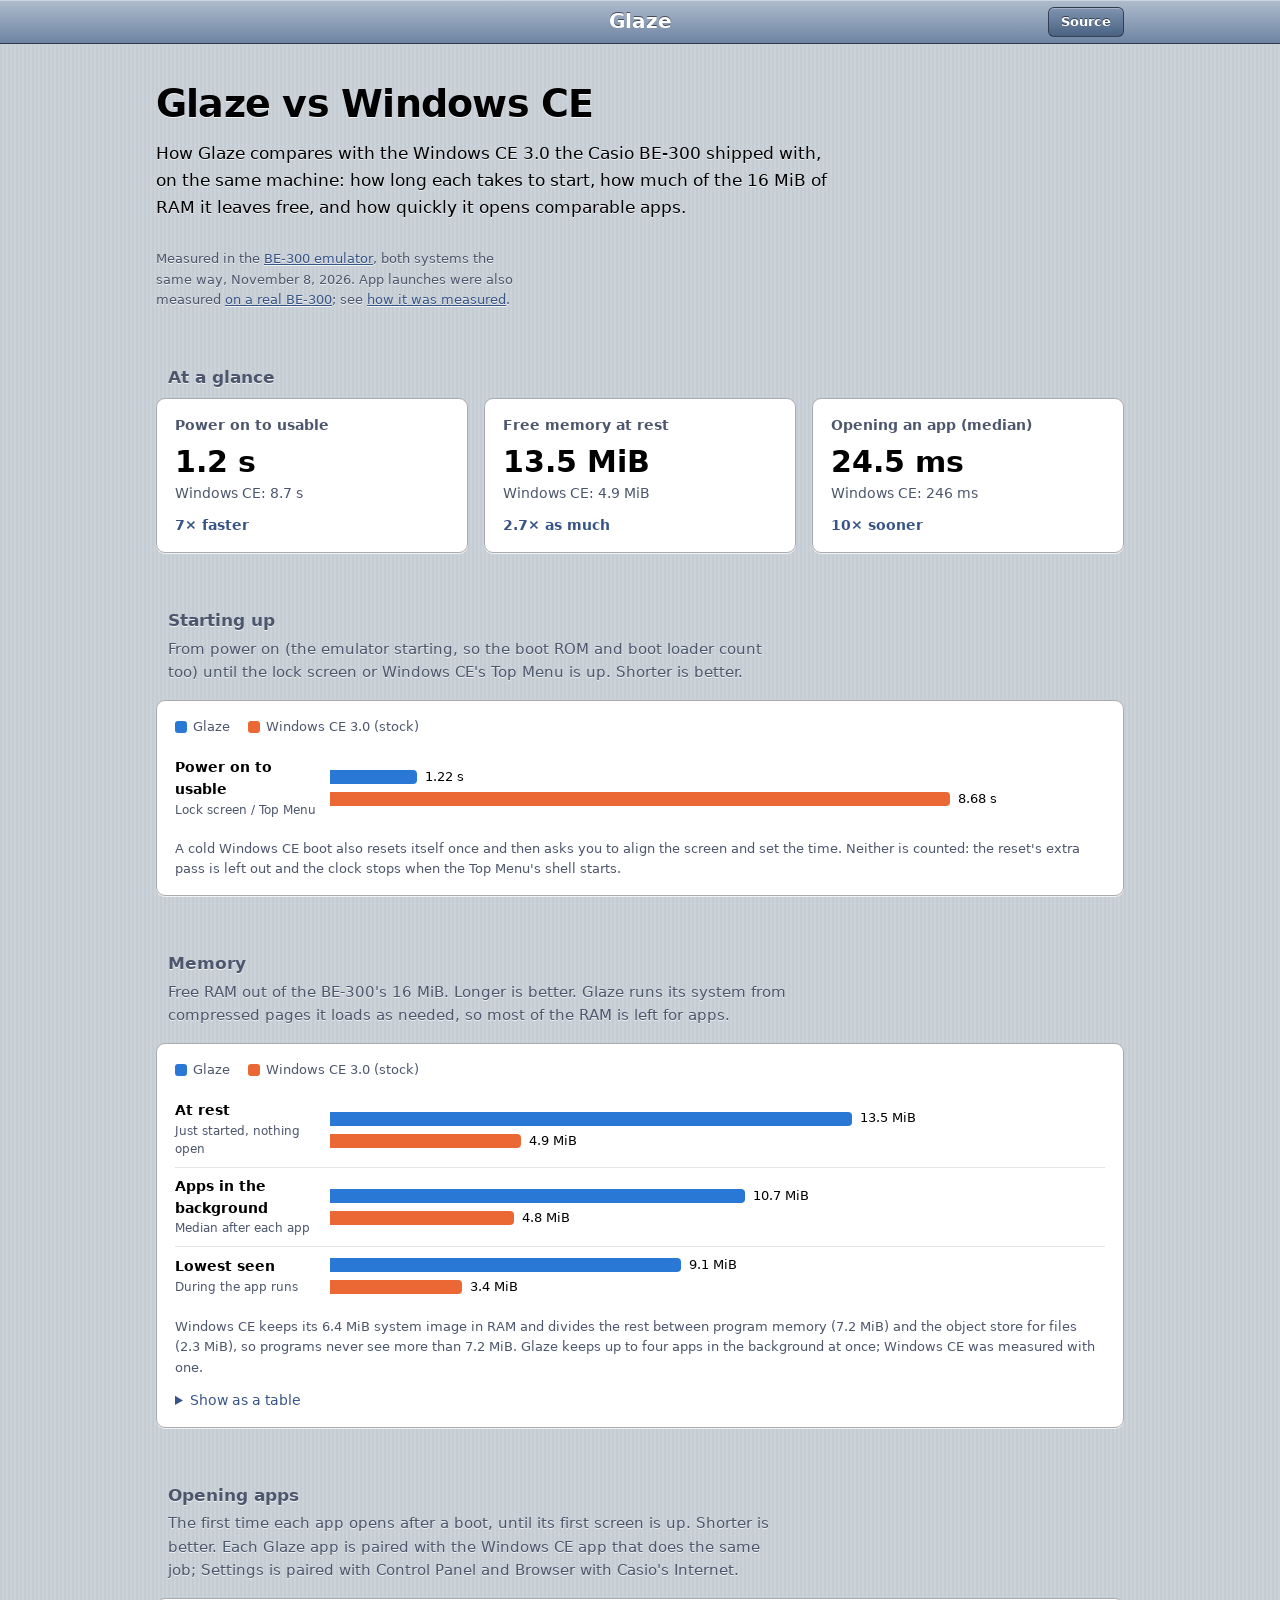
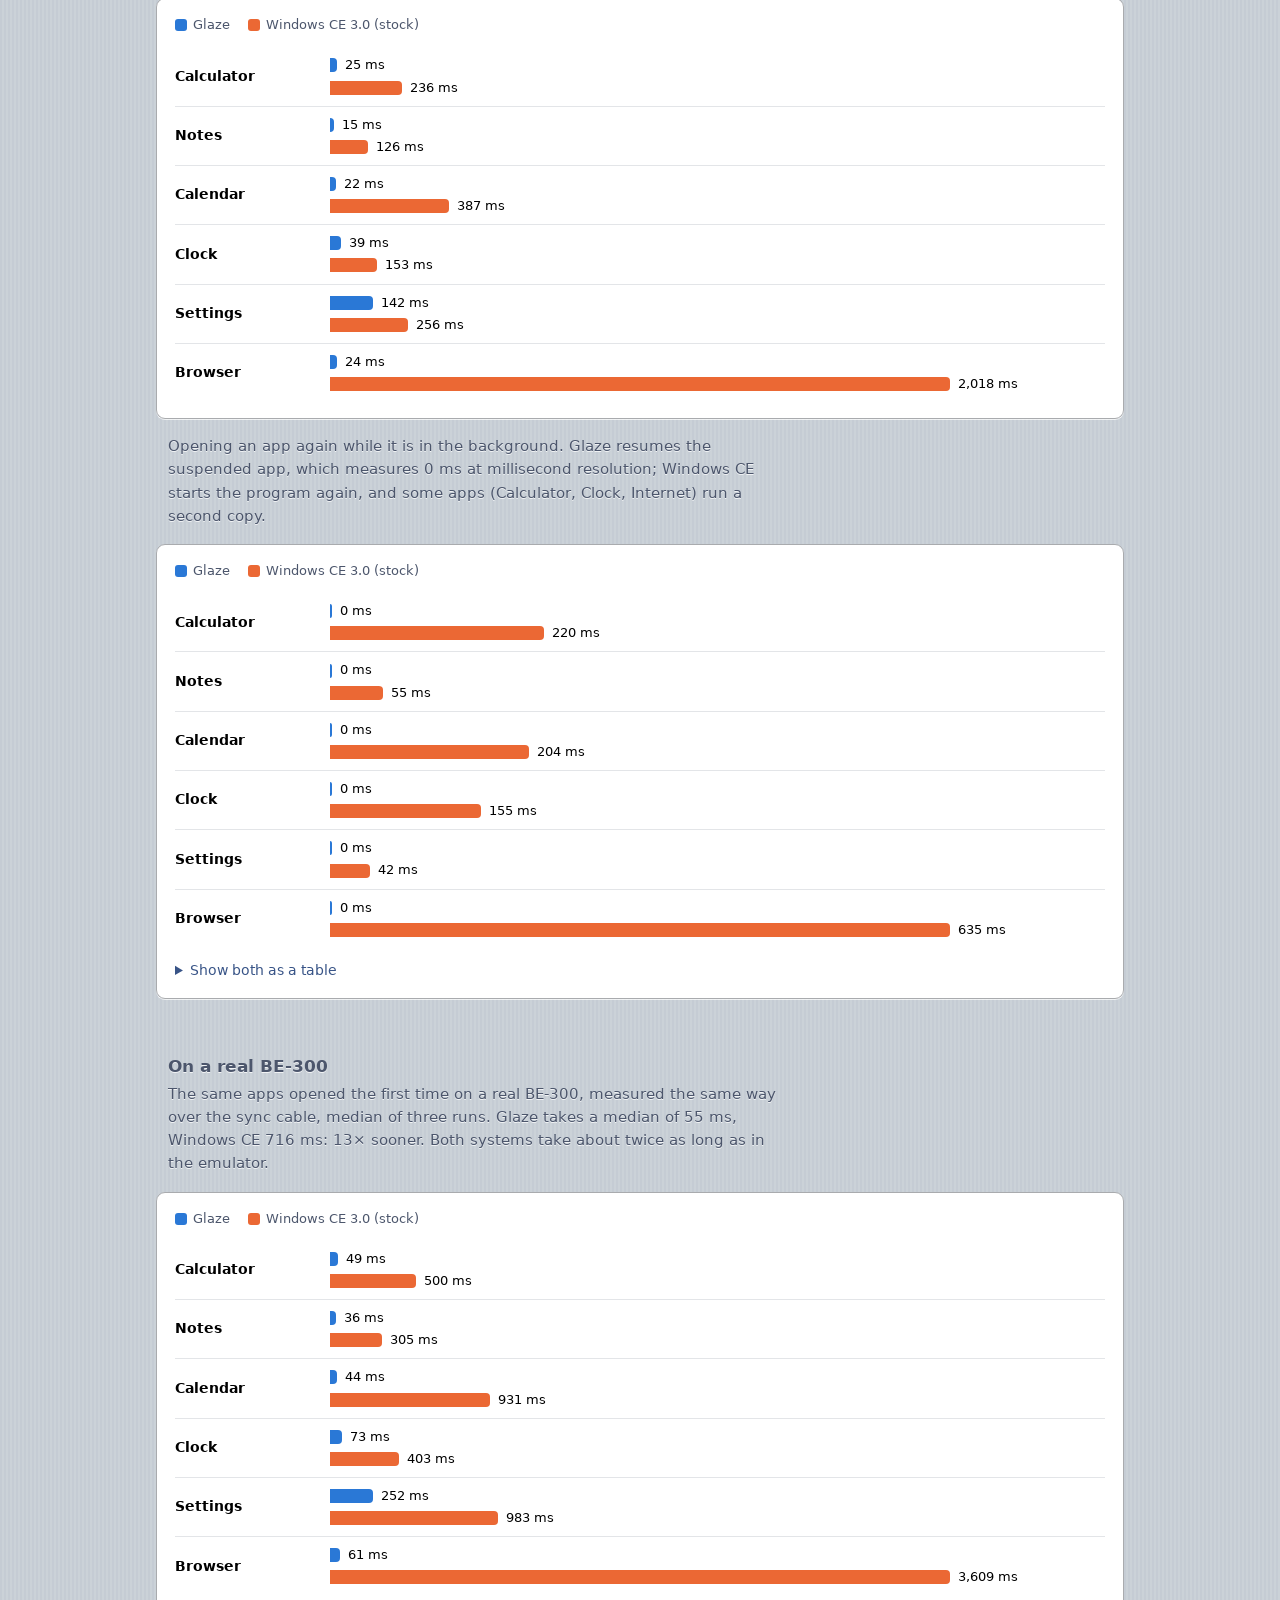
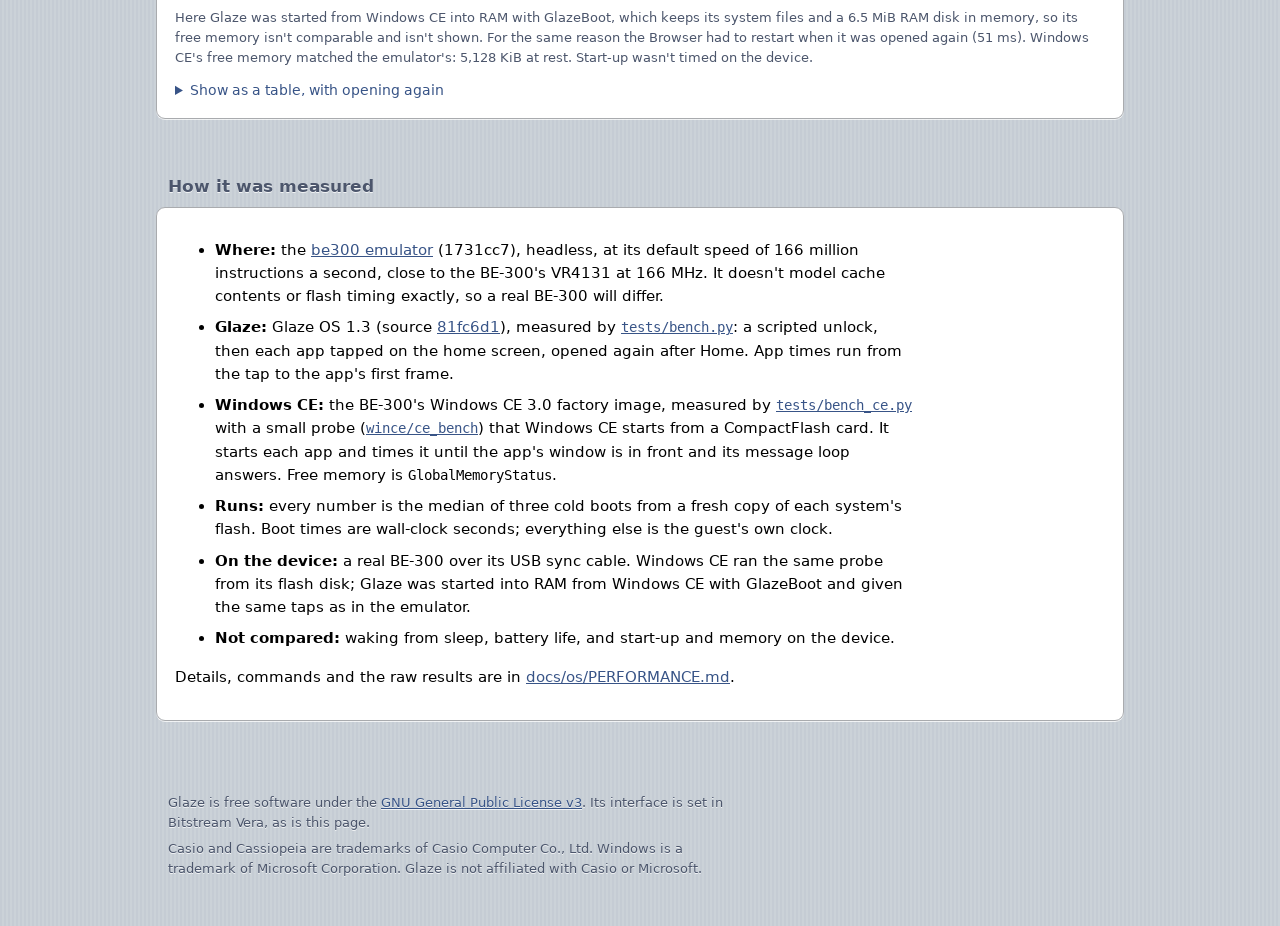
<file: site/performance.html>
<!doctype html>
<html lang="en">
<head>
  <meta charset="utf-8">
  <meta name="viewport" content="width=device-width, initial-scale=1">
  <title>Glaze vs Windows CE: speed and memory on the Casio BE-300</title>
  <meta name="description" content="Glaze and the BE-300's stock Windows CE 3.0, measured the same way: time from power on to a usable screen, free memory and app launch times.">
  <meta property="og:title" content="Glaze vs Windows CE: speed and memory on the Casio BE-300">
  <meta property="og:description" content="Glaze starts 7 times faster than the BE-300's stock Windows CE, leaves 2.7 times as much memory free and opens apps about 10 times sooner.">
  <meta property="og:image" content="https://glaze-os.com/img/og.png">
  <meta property="og:url" content="https://glaze-os.com/performance.html">
  <meta name="theme-color" content="#6d84a2">
  <link rel="icon" href="favicon.png" type="image/png">
  <link rel="preload" href="fonts/VeraBd.ttf" as="font" type="font/ttf" crossorigin>
  <link rel="stylesheet" href="style.css?v=20261108">
</head>
<body>
  <a class="skip" href="#main">Skip to content</a>

  <header class="navbar">
    <div class="navbar-inner">
      <a class="navbar-title" href="/">Glaze</a>
      <a class="bar-button" href="https://github.com/jroark/glaze-os">Source</a>
    </div>
  </header>

  <main id="main" class="perf">
    <div class="perf-intro">
      <h1>Glaze vs Windows CE</h1>
      <p class="lede">How Glaze compares with the Windows CE 3.0 the Casio BE-300 shipped with, on the same machine: how long each takes to start, how much of the 16 MiB of RAM it leaves free, and how quickly it opens comparable apps.</p>
      <p class="hint">Measured in the <a href="https://github.com/jroark/be300">BE-300 emulator</a>, both systems the same way, <time datetime="2026-11-08">November 8, 2026</time>. App launches were also measured <a href="#hardware">on a real BE-300</a>; see <a href="#method">how it was measured</a>.</p>
    </div>

    <section aria-labelledby="summary">
      <h2 id="summary">At a glance</h2>
      <div class="stats">
        <div class="stat">
          <h3>Power on to usable</h3>
          <p class="stat-value">1.2 s</p>
          <p class="stat-compare">Windows CE: 8.7 s</p>
          <p class="stat-ratio">7&times; faster</p>
        </div>
        <div class="stat">
          <h3>Free memory at rest</h3>
          <p class="stat-value">13.5 MiB</p>
          <p class="stat-compare">Windows CE: 4.9 MiB</p>
          <p class="stat-ratio">2.7&times; as much</p>
        </div>
        <div class="stat">
          <h3>Opening an app (median)</h3>
          <p class="stat-value">24.5 ms</p>
          <p class="stat-compare">Windows CE: 246 ms</p>
          <p class="stat-ratio">10&times; sooner</p>
        </div>
      </div>
    </section>

    <section aria-labelledby="startup">
      <h2 id="startup">Starting up</h2>
      <p class="section-note">From power on (the emulator starting, so the boot ROM and boot loader count too) until the lock screen or Windows CE's Top Menu is up. Shorter is better.</p>
      <div class="group chart">
        <ul class="legend" aria-label="Legend">
          <li><span class="swatch glaze"></span>Glaze</li>
          <li><span class="swatch wince"></span>Windows CE 3.0 (stock)</li>
        </ul>
        <ul class="bars">
        <li><span class="name">Power on to usable<small>Lock screen / Top Menu</small></span>
          <div class="pair">
            <div class="bar-row" title="Glaze: 1.22 s"><span class="bar glaze" style="--v:14.1%"></span><span class="bar-value">1.22 s</span></div>
            <div class="bar-row" title="Windows CE: 8.68 s"><span class="bar wince" style="--v:100.0%"></span><span class="bar-value">8.68 s</span></div>
          </div>
        </li>
        </ul>
        <p class="chart-note">A cold Windows CE boot also resets itself once and then asks you to align the screen and set the time. Neither is counted: the reset's extra pass is left out and the clock stops when the Top Menu's shell starts.</p>
      </div>
    </section>

    <section aria-labelledby="memory">
      <h2 id="memory">Memory</h2>
      <p class="section-note">Free RAM out of the BE-300's 16 MiB. Longer is better. Glaze runs its system from compressed pages it loads as needed, so most of the RAM is left for apps.</p>
      <div class="group chart">
        <ul class="legend" aria-label="Legend">
          <li><span class="swatch glaze"></span>Glaze</li>
          <li><span class="swatch wince"></span>Windows CE 3.0 (stock)</li>
        </ul>
        <ul class="bars">
        <li><span class="name">At rest<small>Just started, nothing open</small></span>
          <div class="pair">
            <div class="bar-row" title="Glaze: 13,800 KiB free"><span class="bar glaze" style="--v:84.2%"></span><span class="bar-value">13.5 MiB</span></div>
            <div class="bar-row" title="Windows CE: 5,068 KiB free"><span class="bar wince" style="--v:30.9%"></span><span class="bar-value">4.9 MiB</span></div>
          </div>
        </li>
        <li><span class="name">Apps in the background<small>Median after each app</small></span>
          <div class="pair">
            <div class="bar-row" title="Glaze: 10,982 KiB free"><span class="bar glaze" style="--v:67.0%"></span><span class="bar-value">10.7 MiB</span></div>
            <div class="bar-row" title="Windows CE: 4,890 KiB free"><span class="bar wince" style="--v:29.8%"></span><span class="bar-value">4.8 MiB</span></div>
          </div>
        </li>
        <li><span class="name">Lowest seen<small>During the app runs</small></span>
          <div class="pair">
            <div class="bar-row" title="Glaze: 9,296 KiB free"><span class="bar glaze" style="--v:56.7%"></span><span class="bar-value">9.1 MiB</span></div>
            <div class="bar-row" title="Windows CE: 3,496 KiB free"><span class="bar wince" style="--v:21.3%"></span><span class="bar-value">3.4 MiB</span></div>
          </div>
        </li>
        </ul>
        <p class="chart-note">Windows CE keeps its 6.4 MiB system image in RAM and divides the rest between program memory (7.2 MiB) and the object store for files (2.3 MiB), so programs never see more than 7.2 MiB. Glaze keeps up to four apps in the background at once; Windows CE was measured with one.</p>
        <details class="table-view">
          <summary>Show as a table</summary>
          <table class="data">
            <thead><tr><th>Free memory (KiB)</th><th>Glaze</th><th>Windows CE</th></tr></thead>
            <tbody>
              <tr><td>At rest</td><td>13,800</td><td>5,068</td></tr>
              <tr><td>Apps in the background, median</td><td>10,982</td><td>4,890</td></tr>
              <tr><td>Lowest seen</td><td>9,296</td><td>3,496</td></tr>
              <tr><td>Program memory available</td><td>15,656</td><td>7,400</td></tr>
            </tbody>
          </table>
        </details>
      </div>
    </section>

    <section aria-labelledby="launch">
      <h2 id="launch">Opening apps</h2>
      <p class="section-note">The first time each app opens after a boot, until its first screen is up. Shorter is better. Each Glaze app is paired with the Windows CE app that does the same job; Settings is paired with Control Panel and Browser with Casio's Internet.</p>
      <div class="group chart">
        <ul class="legend" aria-label="Legend">
          <li><span class="swatch glaze"></span>Glaze</li>
          <li><span class="swatch wince"></span>Windows CE 3.0 (stock)</li>
        </ul>
        <ul class="bars">
        <li><span class="name">Calculator</span>
          <div class="pair">
            <div class="bar-row" title="Glaze Calculator: 25 ms"><span class="bar glaze" style="--v:1.2%"></span><span class="bar-value">25 ms</span></div>
            <div class="bar-row" title="Windows CE Calculator (calc.exe): 236 ms"><span class="bar wince" style="--v:11.7%"></span><span class="bar-value">236 ms</span></div>
          </div>
        </li>
        <li><span class="name">Notes</span>
          <div class="pair">
            <div class="bar-row" title="Glaze Notes: 15 ms"><span class="bar glaze" style="--v:0.7%"></span><span class="bar-value">15 ms</span></div>
            <div class="bar-row" title="Windows CE Notes (notes.exe): 126 ms"><span class="bar wince" style="--v:6.2%"></span><span class="bar-value">126 ms</span></div>
          </div>
        </li>
        <li><span class="name">Calendar</span>
          <div class="pair">
            <div class="bar-row" title="Glaze Calendar: 22 ms"><span class="bar glaze" style="--v:1.1%"></span><span class="bar-value">22 ms</span></div>
            <div class="bar-row" title="Windows CE Calendar (Calendar.exe): 387 ms"><span class="bar wince" style="--v:19.2%"></span><span class="bar-value">387 ms</span></div>
          </div>
        </li>
        <li><span class="name">Clock</span>
          <div class="pair">
            <div class="bar-row" title="Glaze Clock: 39 ms"><span class="bar glaze" style="--v:1.9%"></span><span class="bar-value">39 ms</span></div>
            <div class="bar-row" title="Windows CE Clock (clock.exe): 153 ms"><span class="bar wince" style="--v:7.6%"></span><span class="bar-value">153 ms</span></div>
          </div>
        </li>
        <li><span class="name">Settings</span>
          <div class="pair">
            <div class="bar-row" title="Glaze Settings: 142 ms"><span class="bar glaze" style="--v:7.0%"></span><span class="bar-value">142 ms</span></div>
            <div class="bar-row" title="Windows CE Settings (ControlPanel.exe): 256 ms"><span class="bar wince" style="--v:12.7%"></span><span class="bar-value">256 ms</span></div>
          </div>
        </li>
        <li><span class="name">Browser</span>
          <div class="pair">
            <div class="bar-row" title="Glaze Browser: 24 ms"><span class="bar glaze" style="--v:1.2%"></span><span class="bar-value">24 ms</span></div>
            <div class="bar-row" title="Windows CE Internet (Internet.exe): 2,018 ms"><span class="bar wince" style="--v:100.0%"></span><span class="bar-value">2,018 ms</span></div>
          </div>
        </li>
        </ul>
      </div>
      <p class="section-note section-followup">Opening an app again while it is in the background. Glaze resumes the suspended app, which measures 0 ms at millisecond resolution; Windows CE starts the program again, and some apps (Calculator, Clock, Internet) run a second copy.</p>
      <div class="group chart">
        <ul class="legend" aria-label="Legend">
          <li><span class="swatch glaze"></span>Glaze</li>
          <li><span class="swatch wince"></span>Windows CE 3.0 (stock)</li>
        </ul>
        <ul class="bars">
        <li><span class="name">Calculator</span>
          <div class="pair">
            <div class="bar-row" title="Glaze Calculator: 0 ms (resumed)"><span class="bar glaze" style="--v:0.0%"></span><span class="bar-value">0 ms</span></div>
            <div class="bar-row" title="Windows CE Calculator (calc.exe): 220 ms"><span class="bar wince" style="--v:34.6%"></span><span class="bar-value">220 ms</span></div>
          </div>
        </li>
        <li><span class="name">Notes</span>
          <div class="pair">
            <div class="bar-row" title="Glaze Notes: 0 ms (resumed)"><span class="bar glaze" style="--v:0.0%"></span><span class="bar-value">0 ms</span></div>
            <div class="bar-row" title="Windows CE Notes (notes.exe): 55 ms"><span class="bar wince" style="--v:8.7%"></span><span class="bar-value">55 ms</span></div>
          </div>
        </li>
        <li><span class="name">Calendar</span>
          <div class="pair">
            <div class="bar-row" title="Glaze Calendar: 0 ms (resumed)"><span class="bar glaze" style="--v:0.0%"></span><span class="bar-value">0 ms</span></div>
            <div class="bar-row" title="Windows CE Calendar (Calendar.exe): 204 ms"><span class="bar wince" style="--v:32.1%"></span><span class="bar-value">204 ms</span></div>
          </div>
        </li>
        <li><span class="name">Clock</span>
          <div class="pair">
            <div class="bar-row" title="Glaze Clock: 0 ms (resumed)"><span class="bar glaze" style="--v:0.0%"></span><span class="bar-value">0 ms</span></div>
            <div class="bar-row" title="Windows CE Clock (clock.exe): 155 ms"><span class="bar wince" style="--v:24.4%"></span><span class="bar-value">155 ms</span></div>
          </div>
        </li>
        <li><span class="name">Settings</span>
          <div class="pair">
            <div class="bar-row" title="Glaze Settings: 0 ms (resumed)"><span class="bar glaze" style="--v:0.0%"></span><span class="bar-value">0 ms</span></div>
            <div class="bar-row" title="Windows CE Settings (ControlPanel.exe): 42 ms"><span class="bar wince" style="--v:6.6%"></span><span class="bar-value">42 ms</span></div>
          </div>
        </li>
        <li><span class="name">Browser</span>
          <div class="pair">
            <div class="bar-row" title="Glaze Browser: 0 ms (resumed)"><span class="bar glaze" style="--v:0.0%"></span><span class="bar-value">0 ms</span></div>
            <div class="bar-row" title="Windows CE Internet (Internet.exe): 635 ms"><span class="bar wince" style="--v:100.0%"></span><span class="bar-value">635 ms</span></div>
          </div>
        </li>
        </ul>
        <details class="table-view">
          <summary>Show both as a table</summary>
          <table class="data">
            <thead><tr><th>Milliseconds</th><th>Glaze first</th><th>Windows CE first</th><th>Glaze again</th><th>Windows CE again</th></tr></thead>
            <tbody>
              <tr><td>Calculator</td><td>25</td><td>236</td><td>0</td><td>220</td></tr>
<tr><td>Notes</td><td>15</td><td>126</td><td>0</td><td>55</td></tr>
<tr><td>Calendar</td><td>22</td><td>387</td><td>0</td><td>204</td></tr>
<tr><td>Clock</td><td>39</td><td>153</td><td>0</td><td>155</td></tr>
<tr><td>Settings</td><td>142</td><td>256</td><td>0</td><td>42</td></tr>
<tr><td>Browser</td><td>24</td><td>2,018</td><td>0</td><td>635</td></tr>
            </tbody>
          </table>
        </details>
      </div>
    </section>

    <section aria-labelledby="hardware">
      <h2 id="hardware">On a real BE-300</h2>
      <p class="section-note">The same apps opened the first time on a real BE-300, measured the same way over the sync cable, median of three runs. Glaze takes a median of 55 ms, Windows CE 716 ms: 13&times; sooner. Both systems take about twice as long as in the emulator.</p>
      <div class="group chart">
        <ul class="legend" aria-label="Legend">
          <li><span class="swatch glaze"></span>Glaze</li>
          <li><span class="swatch wince"></span>Windows CE 3.0 (stock)</li>
        </ul>
        <ul class="bars">
        <li><span class="name">Calculator</span>
          <div class="pair">
            <div class="bar-row" title="Glaze Calculator: 49 ms"><span class="bar glaze" style="--v:1.4%"></span><span class="bar-value">49 ms</span></div>
            <div class="bar-row" title="Windows CE Calculator (calc.exe): 500 ms"><span class="bar wince" style="--v:13.9%"></span><span class="bar-value">500 ms</span></div>
          </div>
        </li>
        <li><span class="name">Notes</span>
          <div class="pair">
            <div class="bar-row" title="Glaze Notes: 36 ms"><span class="bar glaze" style="--v:1.0%"></span><span class="bar-value">36 ms</span></div>
            <div class="bar-row" title="Windows CE Notes (notes.exe): 305 ms"><span class="bar wince" style="--v:8.5%"></span><span class="bar-value">305 ms</span></div>
          </div>
        </li>
        <li><span class="name">Calendar</span>
          <div class="pair">
            <div class="bar-row" title="Glaze Calendar: 44 ms"><span class="bar glaze" style="--v:1.2%"></span><span class="bar-value">44 ms</span></div>
            <div class="bar-row" title="Windows CE Calendar (Calendar.exe): 931 ms"><span class="bar wince" style="--v:25.8%"></span><span class="bar-value">931 ms</span></div>
          </div>
        </li>
        <li><span class="name">Clock</span>
          <div class="pair">
            <div class="bar-row" title="Glaze Clock: 73 ms"><span class="bar glaze" style="--v:2.0%"></span><span class="bar-value">73 ms</span></div>
            <div class="bar-row" title="Windows CE Clock (clock.exe): 403 ms"><span class="bar wince" style="--v:11.2%"></span><span class="bar-value">403 ms</span></div>
          </div>
        </li>
        <li><span class="name">Settings</span>
          <div class="pair">
            <div class="bar-row" title="Glaze Settings: 252 ms"><span class="bar glaze" style="--v:7.0%"></span><span class="bar-value">252 ms</span></div>
            <div class="bar-row" title="Windows CE Settings (ControlPanel.exe): 983 ms"><span class="bar wince" style="--v:27.2%"></span><span class="bar-value">983 ms</span></div>
          </div>
        </li>
        <li><span class="name">Browser</span>
          <div class="pair">
            <div class="bar-row" title="Glaze Browser: 61 ms"><span class="bar glaze" style="--v:1.7%"></span><span class="bar-value">61 ms</span></div>
            <div class="bar-row" title="Windows CE Internet (Internet.exe): 3,609 ms"><span class="bar wince" style="--v:100.0%"></span><span class="bar-value">3,609 ms</span></div>
          </div>
        </li>
        </ul>
        <p class="chart-note">Here Glaze was started from Windows CE into RAM with GlazeBoot, which keeps its system files and a 6.5 MiB RAM disk in memory, so its free memory isn't comparable and isn't shown. For the same reason the Browser had to restart when it was opened again (51 ms). Windows CE's free memory matched the emulator's: 5,128 KiB at rest. Start-up wasn't timed on the device.</p>
        <details class="table-view">
          <summary>Show as a table, with opening again</summary>
          <table class="data">
            <thead><tr><th>Milliseconds</th><th>Glaze first</th><th>Windows CE first</th><th>Glaze again</th><th>Windows CE again</th></tr></thead>
            <tbody>
              <tr><td>Calculator</td><td>49</td><td>500</td><td>0</td><td>500</td></tr>
              <tr><td>Notes</td><td>36</td><td>305</td><td>0</td><td>142</td></tr>
              <tr><td>Calendar</td><td>44</td><td>931</td><td>0</td><td>500</td></tr>
              <tr><td>Clock</td><td>73</td><td>403</td><td>0</td><td>402</td></tr>
              <tr><td>Settings</td><td>252</td><td>983</td><td>0</td><td>108</td></tr>
              <tr><td>Browser</td><td>61</td><td>3,609</td><td>51</td><td>1,342</td></tr>
            </tbody>
          </table>
        </details>
      </div>
    </section>

    <section aria-labelledby="method">
      <h2 id="method">How it was measured</h2>
      <div class="group chart method">
        <ul>
          <li><strong>Where:</strong> the <a href="https://github.com/jroark/be300">be300 emulator</a> (1731cc7), headless, at its default speed of 166 million instructions a second, close to the BE-300's VR4131 at 166 MHz. It doesn't model cache contents or flash timing exactly, so a real BE-300 will differ.</li>
          <li><strong>Glaze:</strong> Glaze OS 1.3 (source <a href="https://github.com/jroark/glaze-os/commit/81fc6d1">81fc6d1</a>), measured by <a href="https://github.com/jroark/glaze-os/blob/main/tests/bench.py"><code>tests/bench.py</code></a>: a scripted unlock, then each app tapped on the home screen, opened again after Home. App times run from the tap to the app's first frame.</li>
          <li><strong>Windows CE:</strong> the BE-300's Windows CE 3.0 factory image, measured by <a href="https://github.com/jroark/glaze-os/blob/main/tests/bench_ce.py"><code>tests/bench_ce.py</code></a> with a small probe (<a href="https://github.com/jroark/glaze-os/tree/main/wince/ce_bench"><code>wince/ce_bench</code></a>) that Windows CE starts from a CompactFlash card. It starts each app and times it until the app's window is in front and its message loop answers. Free memory is <code>GlobalMemoryStatus</code>.</li>
          <li><strong>Runs:</strong> every number is the median of three cold boots from a fresh copy of each system's flash. Boot times are wall-clock seconds; everything else is the guest's own clock.</li>
          <li><strong>On the device:</strong> a real BE-300 over its USB sync cable. Windows CE ran the same probe from its flash disk; Glaze was started into RAM from Windows CE with GlazeBoot and given the same taps as in the emulator.</li>
          <li><strong>Not compared:</strong> waking from sleep, battery life, and start-up and memory on the device.</li>
        </ul>
        <p>Details, commands and the raw results are in <a href="https://github.com/jroark/glaze-os/blob/main/docs/os/PERFORMANCE.md">docs/os/PERFORMANCE.md</a>.</p>
      </div>
    </section>
  </main>

  <footer>
    <p>Glaze is free software under the <a href="https://github.com/jroark/glaze-os/blob/main/LICENSE">GNU General Public License v3</a>. Its interface is set in Bitstream Vera, as is this page.</p>
    <p>Casio and Cassiopeia are trademarks of Casio Computer Co., Ltd. Windows is a trademark of Microsoft Corporation. Glaze is not affiliated with Casio or Microsoft.</p>
  </footer>
</body>
</html>
</file>
<file: site/style.css>
/* glaze-os.com: the page borrows Glaze's own look (lib/include/glaze/ui.h):
 * pinstripes, a steel nav bar, grouped tables, and Bitstream Vera. */

@font-face {
  font-family: "Vera Sans";
  src: url("fonts/Vera.ttf") format("truetype");
  font-weight: 400;
  font-display: swap;
}
@font-face {
  font-family: "Vera Sans";
  src: url("fonts/VeraBd.ttf") format("truetype");
  font-weight: 700;
  font-display: swap;
}
@font-face {
  font-family: "Vera Sans Mono";
  src: url("fonts/VeraMono.ttf") format("truetype");
  font-weight: 400;
  font-display: swap;
}

:root {
  --stripe-base: #c5ccd4;     /* UI_GROUP_BG */
  --stripe: #cbd2d8;          /* UI_GROUP_STRIPE */
  --nav-top: #b0bccd;         /* UI_NAV_TOP */
  --nav-bottom: #6d84a2;      /* UI_NAV_BOTTOM */
  --nav-line: #2d3642;        /* UI_NAV_LINE */
  --cell: #ffffff;
  --cell-border: #a9abae;     /* UI_CELL_BORDER */
  --ink: #000000;
  --ink-soft: #4c566c;        /* grouped-section header grey */
  --detail: #385487;          /* UI_TEXT_DETAIL */
  --select-top: #058cf5;      /* UI_SELECT_TOP */
  --select-bottom: #015ee6;   /* UI_SELECT_BOTTOM */
  --emboss: rgba(255, 255, 255, 0.75);
  --code-bg: #f3f5f8;
  --radius: 9px;
  --page: 1000px;
  color-scheme: light;
}

* { box-sizing: border-box; }

html { -webkit-text-size-adjust: 100%; scroll-padding-top: 60px; }

body {
  margin: 0;
  font-family: "Vera Sans", "DejaVu Sans", Verdana, sans-serif;
  font-size: 15px;
  line-height: 1.55;
  color: var(--ink);
  background-color: var(--stripe-base);
  /* Vertical pinstripes: 2 px light, 2 px dark, as in Settings. */
  background-image: repeating-linear-gradient(90deg, var(--stripe-base) 0 2px, var(--stripe) 2px 4px);
}

a { color: var(--detail); }
a:hover { color: #1f3a6e; }

:focus-visible {
  outline: 3px solid var(--select-top);
  outline-offset: 2px;
}

.skip {
  position: absolute;
  left: -999px;
  top: 0;
}
.skip:focus { left: 8px; top: 8px; z-index: 10; background: var(--cell); padding: 6px 10px; }

/* ---- nav bar ---------------------------------------------------------- */

.navbar {
  position: sticky;
  top: 0;
  z-index: 5;
  height: 44px;
  background: linear-gradient(var(--nav-top), var(--nav-bottom));
  border-bottom: 1px solid var(--nav-line);
  box-shadow: inset 0 1px 0 rgba(255, 255, 255, 0.35);
}
.navbar-inner {
  position: relative;
  max-width: var(--page);
  height: 100%;
  margin: 0 auto;
  padding: 0 16px;
  display: flex;
  align-items: center;
  justify-content: center;
}
.navbar-title {
  margin: 0;
  font-size: 20px;
  font-weight: 700;
  color: #fff;
  text-shadow: 0 -1px 0 rgba(45, 54, 66, 0.8);
  text-decoration: none;
}
.bar-button {
  position: absolute;
  right: 16px;
  top: 7px;
  height: 30px;
  padding: 0 12px;
  display: inline-flex;
  align-items: center;
  font-size: 13px;
  font-weight: 700;
  color: #fff;
  text-decoration: none;
  text-shadow: 0 -1px 0 rgba(42, 52, 66, 0.9);
  border: 1px solid rgba(42, 52, 66, 0.85);
  border-radius: 6px;
  background: linear-gradient(#7e93af, #4a6383);
  box-shadow: inset 0 1px 0 rgba(255, 255, 255, 0.3);
}
.bar-button:hover { color: #fff; background: linear-gradient(#6f84a0, #3f5676); }

/* ---- layout ------------------------------------------------------------ */

main { max-width: var(--page); margin: 0 auto; padding: 0 16px 48px; }

section { margin-top: 56px; }

/* Grouped-table section headers: bold, grey, embossed. */
h2 {
  margin: 0 0 10px 12px;
  font-size: 17px;
  line-height: 1.3;
  color: var(--ink-soft);
  text-shadow: 0 1px 0 var(--emboss);
}
.section-note {
  max-width: 62ch;
  margin: -4px 0 16px 12px;
  color: var(--ink-soft);
  text-shadow: 0 1px 0 var(--emboss);
}
.section-followup { margin-top: 16px; }
.compatibility-details { margin-top: 24px; }
.section-nav {
  display: flex;
  flex-wrap: wrap;
  gap: 8px 20px;
  margin-top: 32px;
  padding: 14px 16px;
  border: 1px solid var(--cell-border);
  border-radius: var(--radius);
  background: var(--cell);
  font-size: 14px;
}
.section-nav a { padding: 4px 0; }

/* ---- hero -------------------------------------------------------------- */

.hero {
  display: grid;
  grid-template-columns: minmax(0, 1fr) auto;
  gap: 48px;
  align-items: center;
  margin-top: 40px;
}
.hero h1 {
  margin: 0 0 18px;
  max-width: 15ch;
  font-size: 44px;
  line-height: 1.08;
  letter-spacing: -0.02em;
  text-shadow: 0 1px 0 var(--emboss);
}
.lede {
  max-width: 44ch;
  margin: 0 0 28px;
  font-size: 17px;
  line-height: 1.6;
  text-shadow: 0 1px 0 var(--emboss);
}
.actions { display: flex; flex-wrap: wrap; gap: 12px; }
.button {
  display: inline-flex;
  align-items: center;
  min-height: 44px;
  padding: 0 20px;
  font-size: 15px;
  font-weight: 700;
  text-decoration: none;
  border-radius: 10px;
}
.button-primary {
  color: #fff;
  text-shadow: 0 -1px 0 rgba(0, 40, 120, 0.6);
  background: linear-gradient(var(--select-top), var(--select-bottom));
  border: 1px solid #0a4bb4;
  box-shadow: inset 0 1px 0 rgba(255, 255, 255, 0.35), 0 1px 0 var(--emboss);
}
.button-primary:hover { color: #fff; background: linear-gradient(#0a7fe0, #0152cc); }
.button-plain {
  color: var(--detail);
  background: var(--cell);
  border: 1px solid var(--cell-border);
  box-shadow: 0 1px 0 var(--emboss);
}
.hint {
  max-width: 46ch;
  margin: 14px 0 0;
  font-size: 13px;
  color: var(--ink-soft);
  text-shadow: 0 1px 0 var(--emboss);
}

/* The device: the frame artwork over a 240x320 screen. The screen sits at
 * the frame's LCD window (be300 web/styles.css) and, at the default width,
 * at exactly one CSS pixel per device pixel. */
.device {
  --lcd-left: 21.09375%;
  --lcd-top: 16.36328%;
  --lcd-width: 57.8125%;
  position: relative;
  width: 415px;
  max-width: 100%;
  aspect-ratio: 1024 / 1536;
  filter: drop-shadow(0 18px 28px rgba(30, 40, 60, 0.35));
}
.device-frame {
  position: absolute;
  inset: 0;
  width: 100%;
  height: 100%;
  pointer-events: none;
  user-select: none;
  z-index: 2;
}
.screen {
  position: absolute;
  left: var(--lcd-left);
  top: var(--lcd-top);
  width: var(--lcd-width);
  aspect-ratio: 240 / 320;
  overflow: hidden;
  background: #000;
  z-index: 1;
  container-type: inline-size;
}
.screen img {
  position: absolute;
  display: block;
  image-rendering: pixelated;
  user-select: none;
  -webkit-user-drag: none;
}
.layer { inset: 0; width: 100%; height: 100%; }
.lock-part { transition: opacity 0.35s ease; }
.screen.unlocked .lock-part {
  opacity: 0;
  visibility: hidden;
  transition: opacity 0.35s ease, visibility 0s linear 0.35s;
}

/* Track pieces, placed in screen pixels (sb_internal.h): the label from
 * x 70, the knob at 17 + travel (0..156), y 262. 1 screen px = 100cqw/240. */
.label {
  left: calc(100cqw * 70 / 240);
  top: calc(100cqw * 262 / 240);
  width: calc(100cqw * 145 / 240);
  height: calc(100cqw * 36 / 240);
}
.shimmer {
  position: absolute;
  left: calc(100cqw * 70 / 240);
  top: calc(100cqw * 262 / 240);
  width: calc(100cqw * 145 / 240);
  height: calc(100cqw * 36 / 240);
  background: linear-gradient(90deg, transparent 0 35%, rgba(255, 255, 255, 0.85) 50%, transparent 65% 100%);
  background-size: 300% 100%;
  -webkit-mask: url("img/label-mask.png") 0 0 / 100% 100%;
  mask: url("img/label-mask.png") 0 0 / 100% 100%;
  animation: shimmer 2.6s linear infinite;
  pointer-events: none;
}
@keyframes shimmer {
  from { background-position: 100% 0; }
  to { background-position: 0 0; }
}
.knob {
  position: absolute;
  left: calc(100cqw * 17 / 240);
  top: calc(100cqw * 262 / 240);
  width: calc(100cqw * 50 / 240);
  height: calc(100cqw * 36 / 240);
  padding: 0;
  border: 0;
  background: none;
  cursor: grab;
  touch-action: none;
  transform: translateX(calc(100cqw * var(--travel, 0) / 240));
}
.knob img { inset: 0; width: 100%; height: 100%; }
.knob:active { cursor: grabbing; }
.knob.settling { transition: transform 0.25s ease-out; }
.knob:focus-visible { outline-offset: 0; border-radius: 4px; }
.screen.dragging .shimmer, .screen.unlocked .shimmer { animation: none; opacity: 0; }

/* The frame's power button locks the device again. */
.power {
  position: absolute;
  left: 76%;
  top: 74.5%;
  width: 11%;
  height: 7.5%;
  z-index: 3;
  padding: 0;
  border: 0;
  border-radius: 50%;
  background: none;
  cursor: pointer;
}

@media (prefers-reduced-motion: reduce) {
  .shimmer { animation: none; opacity: 0; }
  .lock-part, .screen.unlocked .lock-part, .knob.settling { transition: none; }
}

/* ---- hardware status and downloads -------------------------------------- */

.hardware-badge {
  display: inline-block;
  margin: 16px 0 0;
  padding: 7px 12px;
  border: 1px solid #6e8871;
  border-radius: 6px;
  background: #eef5ee;
  color: #2e5134;
  font-size: 13px;
}
.download-card {
  padding: 22px;
  background: var(--cell);
  border: 1px solid var(--cell-border);
  border-radius: var(--radius);
  box-shadow: 0 1px 0 var(--emboss);
}
.download-card h3 { margin: 8px 0; font-size: 23px; }
.download-card p { max-width: 74ch; }
.release-label { margin: 0; color: var(--ink-soft); font-size: 13px; }
.download-detail { margin-bottom: 0; color: var(--ink-soft); font-size: 13px; }
.download-steps { margin-top: 16px; }
.download-steps .step p { margin-bottom: 0; overflow-wrap: anywhere; }
.release-notice {
  margin: 0 0 16px;
  padding: 14px 16px;
  border: 1px solid #b6a26b;
  border-radius: var(--radius);
  background: #fff8e5;
  color: #514523;
}

/* ---- screens gallery ---------------------------------------------------- */


.gallery {
  display: grid;
  grid-template-columns: repeat(auto-fill, 240px);
  gap: 28px 24px;
  margin: 0;
  padding: 0 0 0 12px;
  list-style: none;
}
.gallery figure { margin: 0; }
.gallery img {
  display: block;
  width: 240px;
  height: 320px;
  image-rendering: pixelated;
  border-radius: 4px;
  box-shadow: 0 0 0 1px rgba(45, 54, 66, 0.55), 0 6px 14px rgba(30, 40, 60, 0.25);
}
.gallery figcaption {
  margin-top: 10px;
  padding: 0 2px;
  font-size: 13px;
  line-height: 1.45;
  color: var(--ink-soft);
  text-shadow: 0 1px 0 var(--emboss);
}
.gallery figcaption strong { display: block; font-size: 14px; color: var(--ink); }

/* ---- grouped tables ------------------------------------------------------ */

.group {
  margin: 0;
  padding: 0;
  list-style: none;
  background: var(--cell);
  border: 1px solid var(--cell-border);
  border-radius: var(--radius);
  box-shadow: 0 1px 0 var(--emboss);
  overflow: hidden;
}
.group dl, dl.group { margin: 0; }
.row {
  display: grid;
  grid-template-columns: 11em minmax(0, 1fr);
  gap: 16px;
  padding: 12px 16px;
  border-top: 1px solid #d9dbdf;
}
.row:first-child { border-top: 0; }
.group.specs .row { grid-template-columns: 6.5em minmax(0, 1fr); }
.row dt { font-weight: 700; }
.row dd { margin: 0; color: var(--detail); }

.columns {
  display: grid;
  grid-template-columns: minmax(0, 3fr) minmax(0, 2fr);
  gap: 32px;
  align-items: start;
}

/* ---- steps ---------------------------------------------------------------- */

.steps { counter-reset: step; }
.step {
  counter-increment: step;
  display: grid;
  grid-template-columns: 28px minmax(0, 1fr);
  gap: 14px;
  padding: 16px;
  border-top: 1px solid #d9dbdf;
}
.step:first-child { border-top: 0; }
.step::before {
  content: counter(step);
  width: 28px;
  height: 28px;
  display: grid;
  place-items: center;
  font-weight: 700;
  font-size: 14px;
  color: #fff;
  border-radius: 50%;
  background: linear-gradient(var(--nav-top), var(--nav-bottom));
  box-shadow: inset 0 0 0 1px rgba(45, 54, 66, 0.5);
}
.step p { margin: 3px 0 10px; }
pre {
  margin: 0;
  padding: 12px 14px;
  overflow-x: auto;
  font-family: "Vera Sans Mono", Menlo, monospace;
  font-size: 13px;
  line-height: 1.6;
  background: var(--code-bg);
  border: 1px solid #d3d8df;
  border-radius: 6px;
}
code { font-family: "Vera Sans Mono", Menlo, monospace; font-size: 0.9em; }

/* ---- performance (performance.html) --------------------------------------
 * Two series, Glaze and Windows CE, validated as a categorical pair (light
 * surface; the site has no dark mode). Bars start at a square baseline and
 * end in a 4 px rounding, 2 px apart. */

.perf { --glaze: #2a78d6; --wince: #eb6834; }
.perf-intro h1 {
  margin: 40px 0 14px;
  font-size: 38px;
  line-height: 1.1;
  letter-spacing: -0.02em;
  text-shadow: 0 1px 0 var(--emboss);
}
.perf-intro .lede { max-width: 62ch; }
.stats {
  display: grid;
  grid-template-columns: repeat(3, minmax(0, 1fr));
  gap: 16px;
}
.stat {
  padding: 16px 18px;
  background: var(--cell);
  border: 1px solid var(--cell-border);
  border-radius: var(--radius);
  box-shadow: 0 1px 0 var(--emboss);
}
.stat h3 { margin: 0 0 8px; font-size: 14px; color: var(--ink-soft); }
.stat-value { margin: 0; font-size: 30px; font-weight: 700; line-height: 1.15; }
.stat-compare { margin: 4px 0 0; color: var(--ink-soft); font-size: 14px; }
.stat-ratio { margin: 10px 0 0; font-size: 14px; font-weight: 700; color: var(--detail); }
.legend {
  display: flex;
  flex-wrap: wrap;
  gap: 4px 18px;
  margin: 0 0 12px;
  padding: 0;
  list-style: none;
  font-size: 13px;
  color: var(--ink-soft);
}
.legend li { display: inline-flex; align-items: center; gap: 6px; }
.swatch { width: 12px; height: 12px; border-radius: 3px; display: inline-block; }
.swatch.glaze, .bar.glaze { background: var(--glaze); }
.swatch.wince, .bar.wince { background: var(--wince); }
.chart { padding: 16px 18px; }
.bars { margin: 0; padding: 0; list-style: none; }
.bars li {
  display: grid;
  grid-template-columns: 9.5em minmax(0, 1fr);
  gap: 12px;
  align-items: center;
  padding: 8px 0;
  border-top: 1px solid #e3e5e8;
}
.bars li:first-child { border-top: 0; }
.bars .name { font-weight: 700; font-size: 14px; }
.bars .name small { display: block; font-weight: 400; color: var(--ink-soft); font-size: 12px; }
.pair { display: grid; gap: 2px; }
.bar-row { display: flex; align-items: center; gap: 8px; min-height: 18px; }
/* --v is the value's share of the chart's largest; 80% of the row leaves
 * room for the value beside the longest bar without squeezing it. */
.bar {
  flex: none;
  height: 14px;
  width: calc(var(--v) * 0.8);
  min-width: 2px;
  border-radius: 0 4px 4px 0;
}
.bar-row:hover .bar { filter: brightness(0.9); }
.bar-value { font-size: 13px; color: var(--ink); white-space: nowrap; font-variant-numeric: tabular-nums; }
.chart-note { margin: 12px 0 0; font-size: 13px; color: var(--ink-soft); }
details.table-view { margin-top: 12px; font-size: 14px; }
details.table-view summary { cursor: pointer; color: var(--detail); }
.data {
  width: 100%;
  margin-top: 10px;
  border-collapse: collapse;
  font-variant-numeric: tabular-nums;
}
.data th, .data td { padding: 6px 8px; border-top: 1px solid #d9dbdf; text-align: right; }
.data th:first-child, .data td:first-child { text-align: left; }
.data thead th { border-top: 0; color: var(--ink-soft); font-size: 13px; }
.method ul, .method p { max-width: 74ch; }
.method li { margin-bottom: 8px; }

/* ---- footer ------------------------------------------------------------- */

footer {
  max-width: var(--page);
  margin: 0 auto;
  padding: 24px 28px 40px;
  font-size: 13px;
  color: var(--ink-soft);
  text-shadow: 0 1px 0 var(--emboss);
}
footer p { max-width: 70ch; margin: 0 0 6px; }

/* ---- narrow screens ------------------------------------------------------- */

@media (max-width: 820px) {
  .hero { grid-template-columns: minmax(0, 1fr); gap: 32px; margin-top: 28px; }
  .hero h1 { font-size: 34px; }
  .device { margin: 0 auto; }
  .columns { grid-template-columns: minmax(0, 1fr); }
  .stats { grid-template-columns: minmax(0, 1fr); }
}
@media (max-width: 520px) {
  .row { grid-template-columns: minmax(0, 1fr); gap: 2px; }
  .gallery { grid-template-columns: 240px; justify-content: center; padding-left: 0; }
  .navbar-title { font-size: 18px; }
  .bars li { grid-template-columns: minmax(0, 1fr); gap: 4px; }
  .perf-intro h1 { font-size: 30px; }
}
</file>
